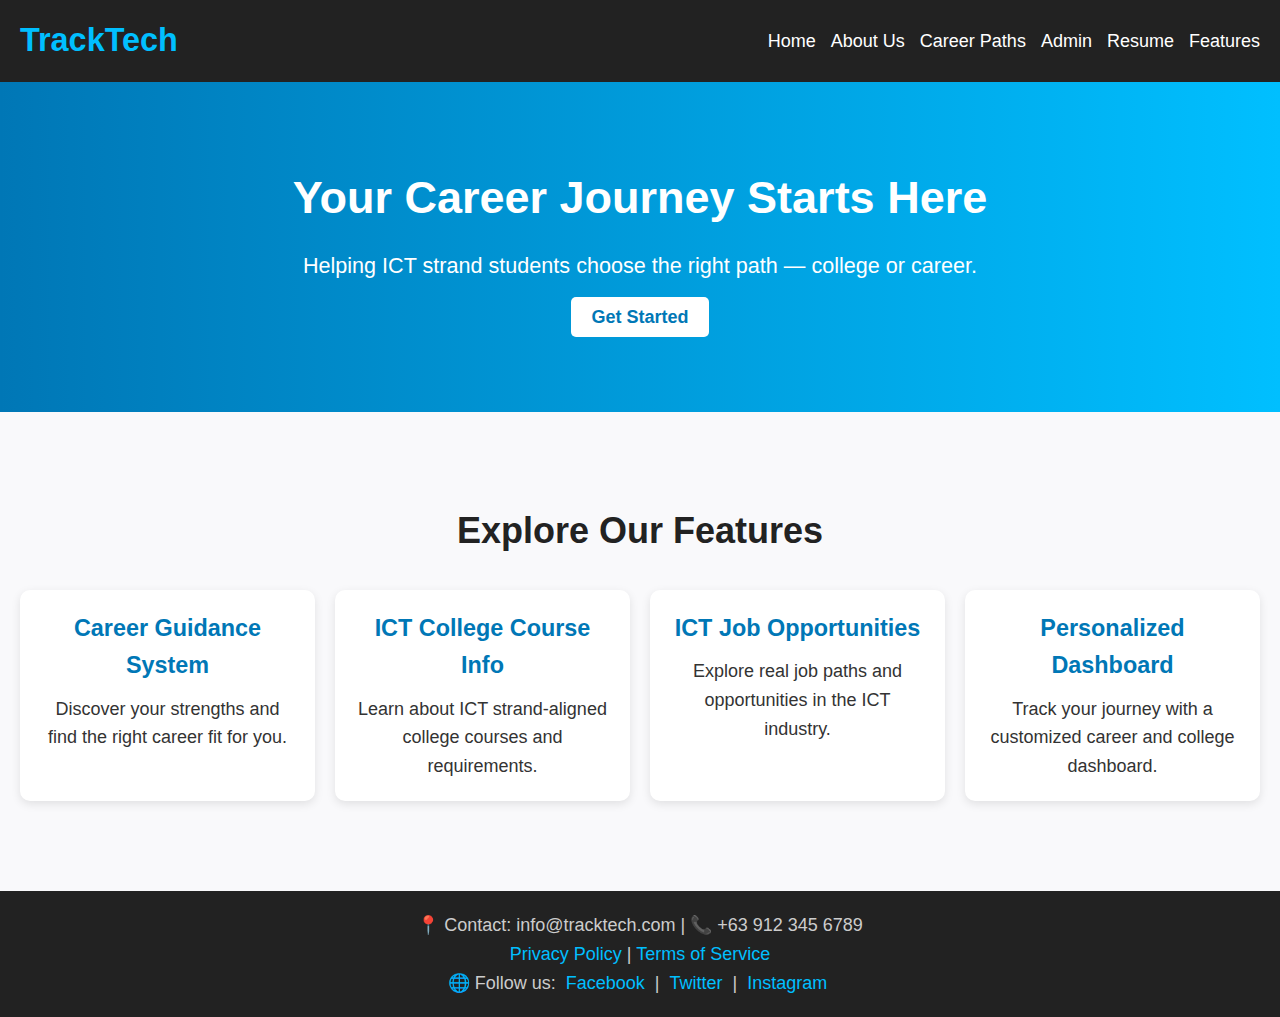
<file: index.html>
<!DOCTYPE html>
<html lang="en">

<head>
    <meta charset="UTF-8">
    <meta name="viewport" content="width=device-width, initial-scale=1.0">
    <title>TrackTech | Home</title>
    <link rel="stylesheet" href="style.css">
</head>

<body>
    <!-- Header / Navbar -->
    <header>
        <div class="logo">TrackTech</div>
        <nav class="nav-links">
            <ul>
                <li><a href="index.html">Home</a></li>
                <li><a href="about.html">About Us</a></li>
                <li><a href="dashboard.html">Career Paths</a></li>
                <li><a href="admin.html">Admin</a></li>
                <li><a href="resume.html">Resume</a></li>
                <li><a href="features.html">Features</a></li>
            </ul>
        </nav>
        <!-- auth buttons removed per request -->
        <button class="menu-toggle">☰</button>
    </header>

    <!-- Hero Section -->
    <section class="hero">
        <div class="hero-content">
            <h1>Your Career Journey Starts Here</h1>
            <p>Helping ICT strand students choose the right path — college or career.</p>
            <div class="cta-buttons">
                <a href="dashboard.html" class="btn primary">Get Started</a>
            </div>
        </div>
    </section>

    <!-- Features Preview -->
    <section class="features">
        <h2>Explore Our Features</h2>
        <div class="feature-grid">
            <div class="feature-card">
                <h3>Career Guidance System</h3>
                <p>Discover your strengths and find the right career fit for you.</p>
            </div>
            <div class="feature-card">
                <h3>ICT College Course Info</h3>
                <p>Learn about ICT strand-aligned college courses and requirements.</p>
            </div>
            <div class="feature-card">
                <h3>ICT Job Opportunities</h3>
                <p>Explore real job paths and opportunities in the ICT industry.</p>
            </div>
            <div class="feature-card">
                <h3>Personalized Dashboard</h3>
                <p>Track your journey with a customized career and college dashboard.</p>
            </div>
        </div>
    </section>

    <!-- Footer -->
    <footer>
        <div class="footer-content">
            <p>📍 Contact: info@tracktech.com | 📞 +63 912 345 6789</p>
            <p>
                <a href="#">Privacy Policy</a> |
                <a href="#">Terms of Service</a>
            </p>
            <p class="socials">
                🌐 Follow us:
                <a href="#">Facebook</a> |
                <a href="#">Twitter</a> |
                <a href="#">Instagram</a>
            </p>
        </div>
    </footer>

    <script src="main.js"></script>
    <script>
        const menuToggle = document.querySelector('.menu-toggle');
        const navLinks = document.querySelector('.nav-links');

        menuToggle.addEventListener('click', () => {
            navLinks.classList.toggle('active');
        });
    </script>
</body>

</html>
</file>
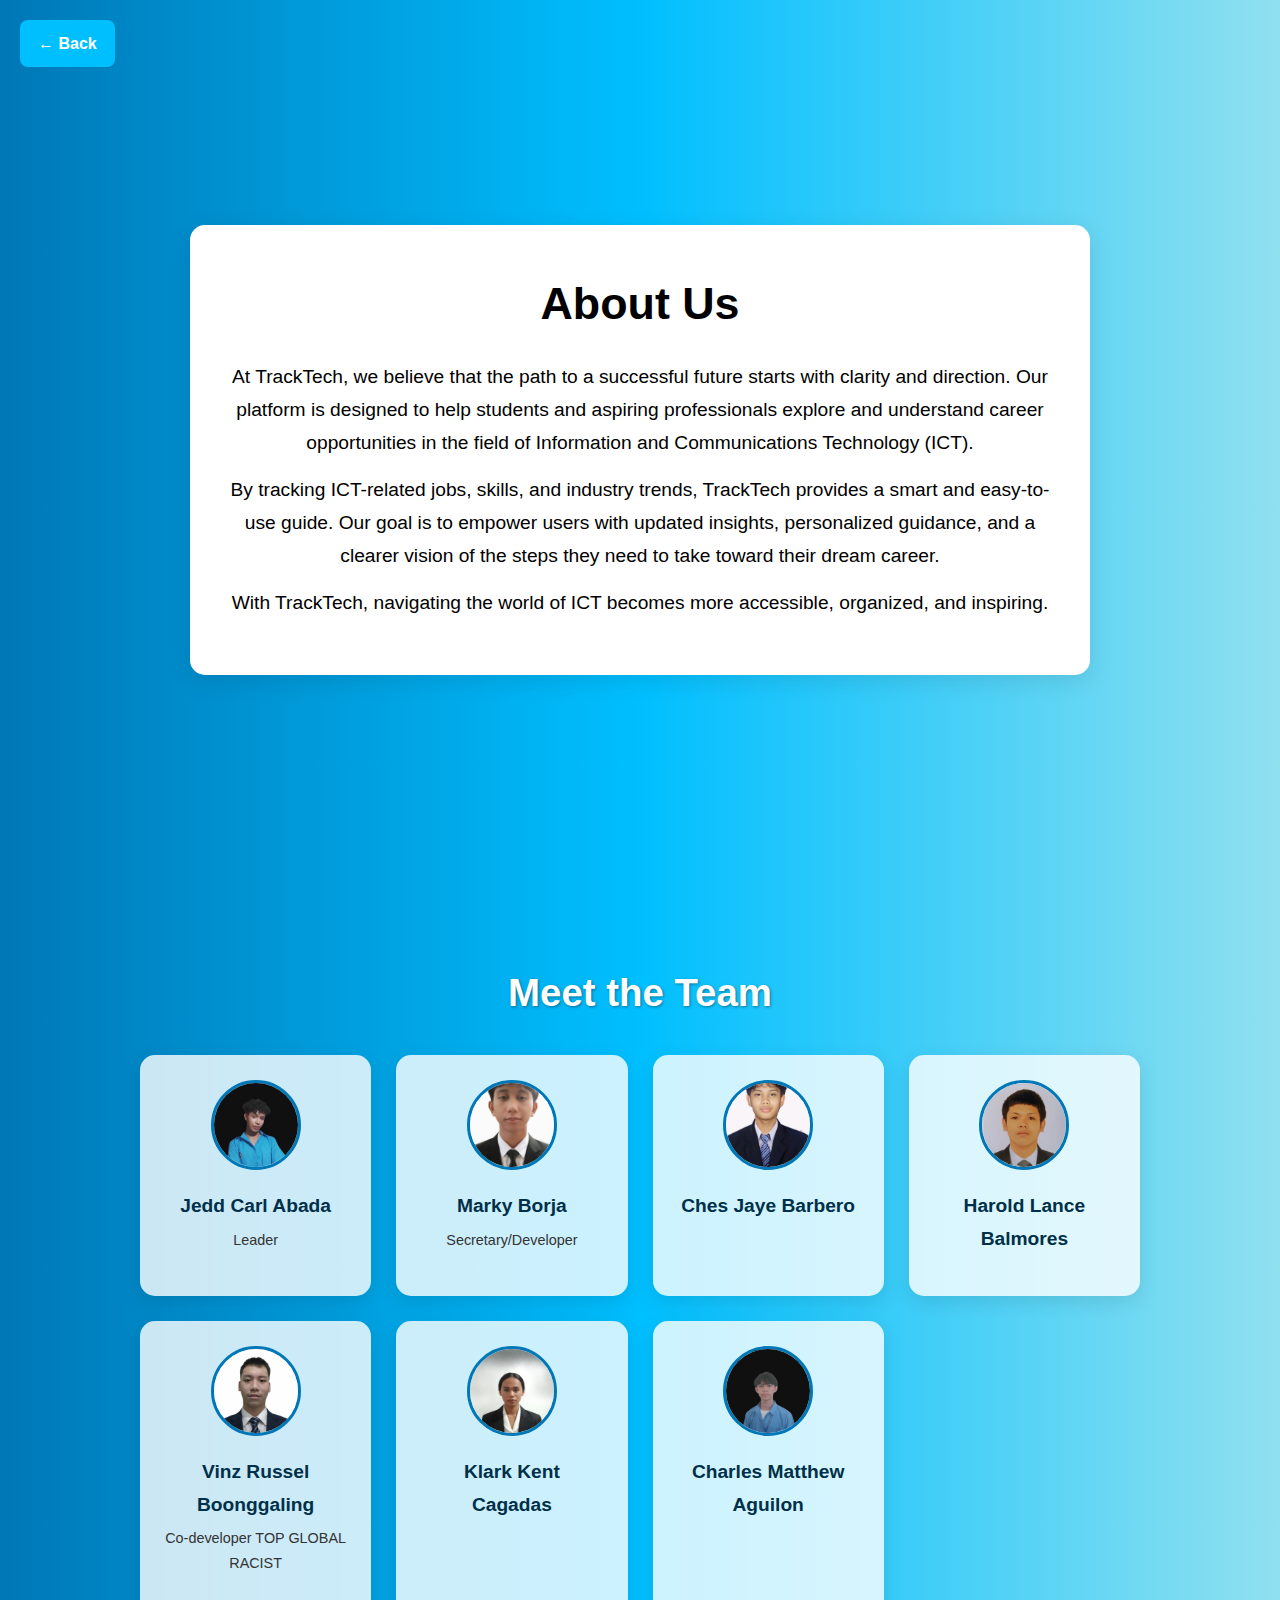
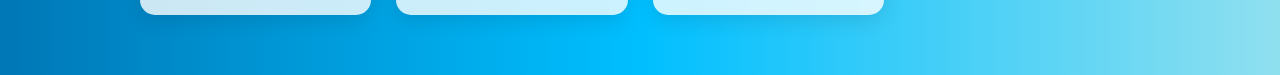
<file: about.html>
<!DOCTYPE html>
<html lang="en">
<head>
    <meta charset="UTF-8">
    <meta name="viewport" content="width=device-width, initial-scale=1.0">
    <title>About Us | TrackTech</title>
    <style>
        /* Reset */
        * {
            margin: 0;
            padding: 0;
            box-sizing: border-box;
        }

        body {
            font-family: 'Montserrat', Arial, sans-serif;
            background: linear-gradient(to right, #0077b6, #00bfff, #90e0ef);
            color: #333;
            line-height: 1.7;
        }

        /* Back Button */
        .back-btn {
            position: absolute;
            top: 20px;
            left: 20px;
            padding: 10px 18px;
            background: #00bfff;
            color: #fff;
            text-decoration: none;
            border-radius: 8px;
            font-weight: bold;
            transition: background 0.3s, transform 0.2s;
            z-index: 10;
        }

        .back-btn:hover {
            background: #0077b6;
            transform: translateY(-2px);
        }

        /* About Section */
        .about-section {
            display: flex;
            justify-content: center;
            align-items: center;
            padding: 60px 20px;
            min-height: 100vh;
        }

        .container {
            max-width: 900px;
            background: #fff;
            color: #000;
            padding: 40px;
            border-radius: 15px;
            box-shadow: 0 6px 25px rgba(0, 0, 0, 0.1);
            text-align: center;
        }

        h1 {
            font-size: 2.8em;
            margin-bottom: 20px;
        }

        p {
            font-size: 1.2em;
            margin-bottom: 15px;
        }

        /* MEET THE TEAM */
        .team-section {
            padding: 60px 20px;
            text-align: center;
        }

        .team-section h2 {
            font-size: 2.4em;
            margin-bottom: 15px;
            color: #fff;
            text-shadow: 1px 1px 3px rgba(0,0,0,0.4);
        }

        .team-container {
            max-width: 1000px;
            margin: auto;
            display: grid;
            grid-template-columns: repeat(auto-fit, minmax(200px, 1fr));
            gap: 25px;
            margin-top: 30px;
        }

        .member-card {
            background: #ffffffcc;
            padding: 25px;
            border-radius: 15px;
            text-align: center;
            box-shadow: 0 6px 20px rgba(0,0,0,0.1);
            transition: .3s ease;
        }

        .member-card:hover {
            transform: translateY(-7px);
            box-shadow: 0 10px 25px rgba(0,0,0,0.15);
        }

        .member-card img {
            width: 90px;
            height: 90px;
            border-radius: 50%;
            object-fit: cover;
            margin-bottom: 12px;
            border: 3px solid #0077b6;
        }

        .member-card h3 {
            font-size: 1.2em;
            margin-bottom: 5px;
            color: #003049;
        }

        .member-card p {
            font-size: 0.9em;
            color: #333;
        }

        /* Responsive */
        @media (max-width: 600px) {
            h1 {
                font-size: 2em;
            }

            .container {
                padding: 25px;
            }

            .back-btn {
                padding: 8px 14px;
                top: 15px;
                left: 15px;
                font-size: 14px;
            }
        }
    </style>
</head>

<body>

    <!-- Back Button -->
    <a href="index.html" class="back-btn">← Back</a>

    <!-- About Section -->
    <section class="about-section">
        <div class="container">
            <h1>About Us</h1>
            <p>
                At TrackTech, we believe that the path to a successful future starts with clarity and direction. 
                Our platform is designed to help students and aspiring professionals explore and understand career opportunities 
                in the field of Information and Communications Technology (ICT).
            </p>
            <p>
                By tracking ICT-related jobs, skills, and industry trends, TrackTech provides a smart and easy-to-use guide. 
                Our goal is to empower users with updated insights, personalized guidance, and a clearer vision of the steps 
                they need to take toward their dream career.
            </p>
            <p>
                With TrackTech, navigating the world of ICT becomes more accessible, organized, and inspiring.
            </p>
        </div>
    </section>

    <!-- Meet the Team Section -->
    <section class="team-section">
        <h2>Meet the Team</h2>

        <div class="team-container">

            <div class="member-card">
                <img src="jedd.png" alt="Member 1">
                <h3>Jedd Carl Abada</h3>
                <p>Leader</p>
            </div>

            <div class="member-card">
                <img src="marky.jpeg" alt="Member 2">
                <h3>Marky Borja</h3>
                <p>Secretary/Developer</p>
            </div>

            <div class="member-card">
                <img src="jay.jpg" alt="Member 3">
                <h3>Ches Jaye Barbero</h3>
            </div>

            <div class="member-card">
                <img src="harold.jpeg" alt="Member 4">
                <h3>Harold Lance Balmores</h3>
                <p></p>
            </div>

            <div class="member-card">
                <img src="vinz.jpeg" alt="Member 5">
                <h3>Vinz Russel Boonggaling</h3>
                <p>Co-developer TOP GLOBAL RACIST</p>
            </div>

            <div class="member-card">
                <img src="klark.jpeg" alt="Member 6">
                <h3>Klark Kent Cagadas</h3>
                <p></p>
            </div>

            <div class="member-card">
                <img src="aguilon.png" alt="Member 7">
                <h3>Charles Matthew Aguilon</h3>
                <p></p>
            </div>

        </div>
    </section>

</body>
</html>
</file>
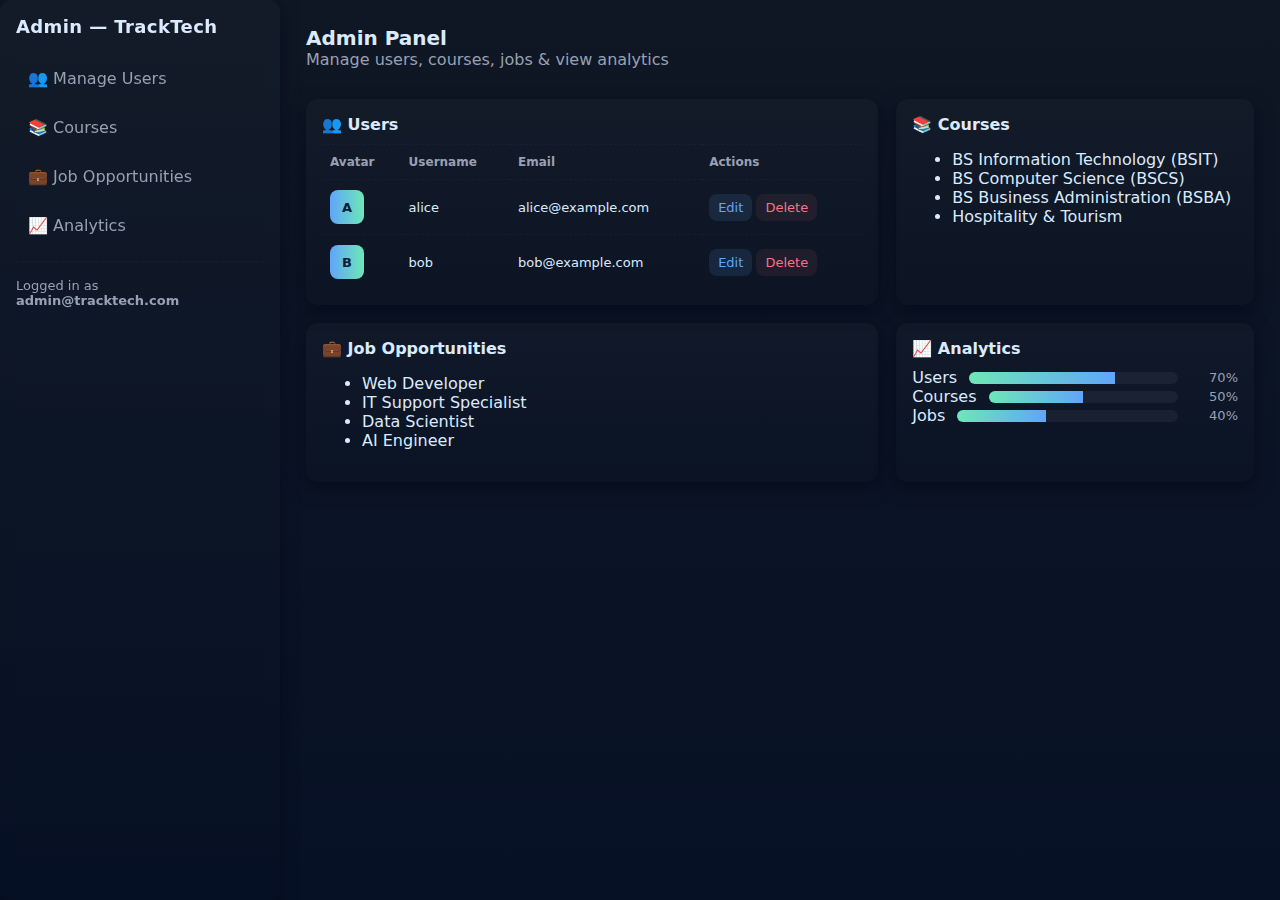
<file: admin.html>
<!DOCTYPE html>
<html lang="en">
<head>
  <meta charset="UTF-8" />
  <meta name="viewport" content="width=device-width, initial-scale=1" />
  <title>Admin Panel — TrackTech</title>
  <style>
    :root{
      --bg:#0f1724; 
      --card:#0b1220; 
      --muted:#98a0b3; 
      --accent:#6ee7b7; 
      --accent-2:#60a5fa; 
      --danger:#fb7185;
      --glass: rgba(255,255,255,0.03);
      --radius:12px;
      font-family: Inter, ui-sans-serif, system-ui, -apple-system, 'Segoe UI', Roboto, 'Helvetica Neue', Arial;
    }

    *{box-sizing:border-box;}
    html, body{height:100%;margin:0;background:linear-gradient(180deg,var(--bg),#071126);color:#dbeafe;}
    .app{display:flex;min-height:100vh;}

    /* SIDEBAR */
    .sidebar{width:280px;padding:28px;background:linear-gradient(180deg, rgba(255,255,255,0.02), rgba(255,255,255,0.01));backdrop-filter:blur(6px);}
    .brand{font-weight:700;font-size:18px;letter-spacing:0.4px;margin-bottom:22px;}
    .nav{display:flex;flex-direction:column;gap:10px;}
    .nav a{display:flex;gap:12px;align-items:center;padding:10px 12px;border-radius:10px;color:var(--muted);text-decoration:none;}
    .nav a:hover{background:var(--glass);color:var(--accent);}

    /* MAIN */
    .main{flex:1;padding:26px;}
    header{display:flex;justify-content:space-between;align-items:center;margin-bottom:18px;}
    .search{display:flex;gap:10px;align-items:center;}
    .search input{background:transparent;border:1px solid rgba(255,255,255,0.04);padding:8px 10px;border-radius:8px;color:inherit;}

    .grid{display:grid;grid-template-columns:1.6fr 1fr;gap:18px;}

    /* CARD */
    .card{background:linear-gradient(180deg, rgba(255,255,255,0.02), rgba(0,0,0,0.03));padding:16px;border-radius:var(--radius);box-shadow:0 6px 18px rgba(2,6,23,0.6);}
    h2{margin:0 0 10px 0;font-size:16px;}
    p.muted{color:var(--muted);margin:0 0 12px 0;}

    /* USERS TABLE */
    table{width:100%;border-collapse:collapse;}
    th, td{padding:10px 8px;text-align:left;font-size:13px;}
    thead th{color:var(--muted);font-weight:600;font-size:12px;}
    tr{border-top:1px dashed rgba(255,255,255,0.03);}
    .avatar{width:34px;height:34px;border-radius:8px;background:linear-gradient(90deg,var(--accent-2),var(--accent));display:inline-flex;align-items:center;justify-content:center;font-weight:700;color:#052036;}
    .btn{display:inline-block;padding:6px 9px;border-radius:8px;font-size:13px;text-decoration:none;}
    .btn.edit{background:rgba(96,165,250,0.12);color:var(--accent-2);}
    .btn.delete{background:rgba(251,113,133,0.08);color:var(--danger);}

    /* FORMS */
    form{display:grid;gap:10px;}
    label{font-size:13px;color:var(--muted);}
    input[type=text], input[type=url], textarea, select{background:transparent;border:1px solid rgba(255,255,255,0.04);padding:10px;border-radius:8px;color:inherit;}
    .row{display:flex;gap:10px;}
    .row .col{flex:1;}
    .actions{display:flex;gap:10px;justify-content:flex-end;}
    .primary{background:linear-gradient(90deg,var(--accent),var(--accent-2));padding:9px 12px;border-radius:10px;color:#042331;text-decoration:none;font-weight:700;}

    /* Analytics small bars */
    .stat{display:flex;align-items:center;gap:12px;}
    .bar{height:12px;border-radius:999px;background:rgba(255,255,255,0.05);flex:1;position:relative;overflow:hidden;}
    .bar > i{position:absolute;left:0;top:0;bottom:0;width:40%;background:linear-gradient(90deg,var(--accent),var(--accent-2));}
    .percent{min-width:48px;text-align:right;color:var(--muted);font-size:13px;}

    /* Responsive */
    @media (max-width:900px){
      .app{flex-direction:column;}
      .sidebar{width:100%;display:flex;flex-wrap:wrap;}
      .grid{grid-template-columns:1fr;}
    }

    /* Tiny CSS-only modal */
    .modal{position:fixed;inset:0;display:flex;align-items:center;justify-content:center;padding:20px;visibility:hidden;opacity:0;pointer-events:none;}
    .modal:target{visibility:visible;opacity:1;pointer-events:auto;}
    .modal .box{width:700px;max-width:100%;background:linear-gradient(180deg,#041427,rgba(255,255,255,0.02));padding:18px;border-radius:12px;}
    .modal header{display:flex;justify-content:space-between;align-items:center;}
    .modal .close{color:var(--muted);text-decoration:none;}
  </style>
</head>
<body>
  <div class="app">
    <!-- Sidebar -->
    <aside class="sidebar card">
      <div class="brand">Admin — TrackTech</div>
      <nav class="nav">
        <a href="#users">👥 Manage Users</a>
        <a href="#courses">📚 Courses</a>
        <a href="#jobs">💼 Job Opportunities</a>
        <a href="#analytics">📈 Analytics</a>
      </nav>
      <hr style="border:none;border-top:1px dashed rgba(255,255,255,0.03);margin:16px 0">
      <div style="font-size:13px;color:var(--muted)">Logged in as <strong id="adminEmail">admin@tracktech.com</strong></div>
    </aside>

    <!-- Main Content -->
    <main class="main">
      <header>
        <div>
          <h1 style="margin:0;font-size:20px">Admin Panel</h1>
          <p class="muted">Manage users, courses, jobs & view analytics</p>
        </div>
      </header>

      <div class="grid">
        <!-- Users Table -->
        <div class="card" id="users">
          <h2>👥 Users</h2>
          <table>
            <thead>
              <tr>
                <th>Avatar</th>
                <th>Username</th>
                <th>Email</th>
                <th>Actions</th>
              </tr>
            </thead>
            <tbody>
              <tr>
                <td><div class="avatar">A</div></td>
                <td>alice</td>
                <td>alice@example.com</td>
                <td>
                  <a href="#" class="btn edit">Edit</a>
                  <a href="#" class="btn delete">Delete</a>
                </td>
              </tr>
              <tr>
                <td><div class="avatar">B</div></td>
                <td>bob</td>
                <td>bob@example.com</td>
                <td>
                  <a href="#" class="btn edit">Edit</a>
                  <a href="#" class="btn delete">Delete</a>
                </td>
              </tr>
            </tbody>
          </table>
        </div>

        <!-- Courses -->
        <div class="card" id="courses">
          <h2>📚 Courses</h2>
          <ul>
            <li>BS Information Technology (BSIT)</li>
            <li>BS Computer Science (BSCS)</li>
            <li>BS Business Administration (BSBA)</li>
            <li>Hospitality & Tourism</li>
          </ul>
        </div>

        <!-- Jobs -->
        <div class="card" id="jobs">
          <h2>💼 Job Opportunities</h2>
          <ul>
            <li>Web Developer</li>
            <li>IT Support Specialist</li>
            <li>Data Scientist</li>
            <li>AI Engineer</li>
          </ul>
        </div>

        <!-- Analytics -->
        <div class="card" id="analytics">
          <h2>📈 Analytics</h2>
          <div class="stat">
            <span>Users</span>
            <div class="bar"><i style="width:70%"></i></div>
            <span class="percent">70%</span>
          </div>
          <div class="stat">
            <span>Courses</span>
            <div class="bar"><i style="width:50%"></i></div>
            <span class="percent">50%</span>
          </div>
          <div class="stat">
            <span>Jobs</span>
            <div class="bar"><i style="width:40%"></i></div>
            <span class="percent">40%</span>
          </div>
        </div>
      </div>
    </main>
  </div>
</body>
</html>
</file>
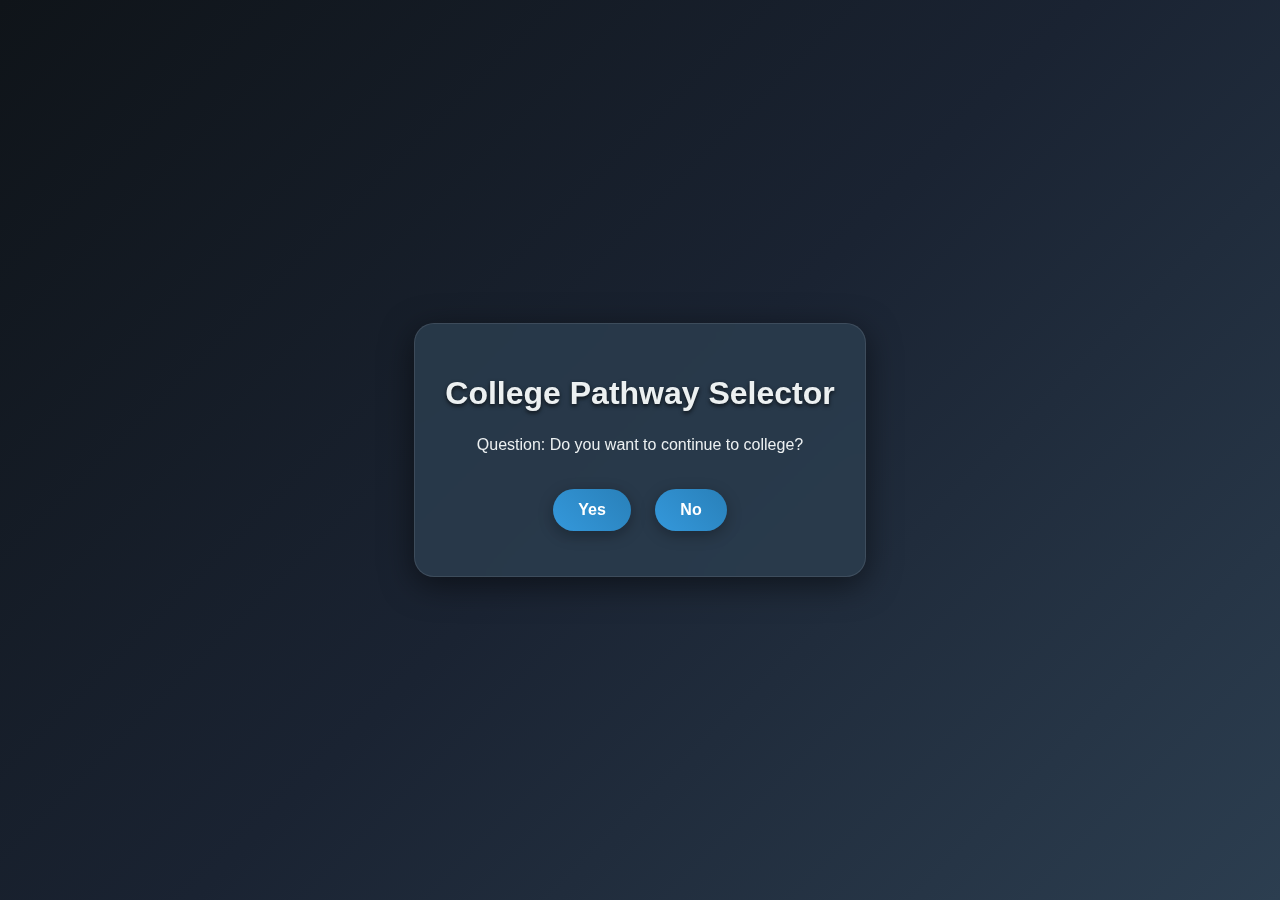
<file: College.html>
<!DOCTYPE html>
<html lang="en">
<head>
    <meta charset="UTF-8">
    <meta name="viewport" content="width=device-width, initial-scale=1.0">
    <title>College Pathway Selector</title>
    <style>
        body {
            font-family: 'Segoe UI', Tahoma, Geneva, Verdana, sans-serif;
            margin: 0;
            padding: 0;
            background: linear-gradient(135deg, #0f1419 0%, #1a2332 50%, #2c3e50 100%);
            color: #ecf0f1;
            min-height: 100vh;
            display: flex;
            justify-content: center;
            align-items: center;
            overflow-x: hidden;
        }
        .container {
            max-width: 900px;
            margin: 20px;
            background: rgba(44, 62, 80, 0.8);
            backdrop-filter: blur(15px);
            padding: 30px;
            border-radius: 20px;
            box-shadow: 0 8px 32px rgba(0, 0, 0, 0.5);
            border: 1px solid rgba(255, 255, 255, 0.1);
            animation: slideIn 1s ease-out;
            transition: transform 0.3s ease;
        }
        .container:hover {
            transform: scale(1.02);
        }
        @keyframes slideIn {
            from { opacity: 0; transform: translateX(-50px); }
            to { opacity: 1; transform: translateX(0); }
        }
        h1, h2 {
            color: #ecf0f1;
            text-align: center;
            margin-bottom: 20px;
            text-shadow: 0 2px 4px rgba(0, 0, 0, 0.7);
            transition: color 0.3s ease;
        }
        h1:hover, h2:hover {
            color: #3498db;
        }
        p {
            line-height: 1.6;
            text-align: center;
            transition: opacity 0.3s ease;
        }
        button {
            padding: 12px 25px;
            margin: 15px 10px;
            background: linear-gradient(45deg, #3498db, #2980b9);
            color: white;
            border: none;
            cursor: pointer;
            border-radius: 25px;
            font-size: 16px;
            font-weight: bold;
            transition: all 0.3s ease;
            box-shadow: 0 4px 15px rgba(0, 0, 0, 0.3);
            animation: pulse 2s infinite;
        }
        button:hover {
            transform: translateY(-5px) scale(1.05);
            box-shadow: 0 6px 20px rgba(52, 152, 219, 0.5);
        }
        @keyframes pulse {
            0% { box-shadow: 0 4px 15px rgba(0, 0, 0, 0.3); }
            50% { box-shadow: 0 4px 25px rgba(52, 152, 219, 0.5); }
            100% { box-shadow: 0 4px 15px rgba(0, 0, 0, 0.3); }
        }
        .hidden {
            display: none;
        }
        .selection-list {
            display: flex;
            flex-wrap: wrap;
            gap: 15px;
            justify-content: center;
            margin: 20px 0;
        }
        .selection-card {
            background: rgba(52, 152, 219, 0.2);
            border: 2px solid transparent;
            border-radius: 15px;
            padding: 15px;
            width: 180px;
            text-align: center;
            cursor: pointer;
            transition: all 0.3s ease;
            box-shadow: 0 4px 10px rgba(0, 0, 0, 0.2);
        }
        .selection-card:hover {
            background: rgba(52, 152, 219, 0.4);
            transform: translateY(-5px);
            box-shadow: 0 6px 20px rgba(52, 152, 219, 0.3);
        }
        .selection-card.selected {
            border-color: #3498db;
            background: rgba(52, 152, 219, 0.6);
        }
        .job-list {
            display: flex;
            flex-wrap: wrap;
            gap: 15px;
            justify-content: center;
        }
        .job-card {
            background: rgba(52, 152, 219, 0.2);
            border-radius: 15px;
            padding: 15px;
            width: 200px;
            text-align: center;
            cursor: pointer;
            transition: all 0.3s ease;
            box-shadow: 0 4px 10px rgba(0, 0, 0, 0.2);
        }
        .job-card:hover {
            background: rgba(52, 152, 219, 0.4);
            transform: translateY(-5px);
            box-shadow: 0 6px 20px rgba(52, 152, 219, 0.3);
        }
        #confirmation {
            text-align: center;
            font-weight: bold;
            color: #3498db;
            animation: bounce 1s ease;
        }
        @keyframes bounce {
            0%, 20%, 50%, 80%, 100% { transform: translateY(0); }
            40% { transform: translateY(-10px); }
            60% { transform: translateY(-5px); }
        }
    </style>
</head>
<body>
    <div class="container">
        <h1>College Pathway Selector</h1>
        <p>Question: Do you want to continue to college?</p>
        <center>
        <button id="yesBtn">Yes</button>
        <button id="noBtn">No</button>
        </center>
        <form id="selectionForm" method="POST" action="/submit" class="hidden">
            <input type="hidden" name="choice" value="yes">
            <input type="hidden" name="strand" id="strandInput">
            <input type="hidden" name="school" id="schoolInput">
            
            <div id="yesSection">
                <h2>Information on the ICT Strand</h2>
                <p>The ICT (Information and Communications Technology) strand prepares you for careers in technology, programming, and digital innovation. It focuses on skills like coding, networking, and software development, leading to roles such as software engineer, IT specialist, or cybersecurity expert.</p>
                
                <h2>Which ICT Sub-Strand Interests You?</h2>
                <p>Click on a sub-strand to select it:</p>
                <div class="selection-list" id="ictSelection">
                    <div class="selection-card" data-strand="Computer Science">Computer Science<br><small>Focuses on algorithms, programming, and theory.</small></div>
                    <div class="selection-card" data-strand="Information Technology">Information Technology<br><small>Emphasizes hardware, software, and networks.</small></div>
                    <div class="selection-card" data-strand="Cybersecurity">Cybersecurity<br><small>Protects systems from digital threats.</small></div>
                    <div class="selection-card" data-strand="Data Science">Data Science<br><small>Analyzes and interprets complex data.</small></div>
                    <div class="selection-card" data-strand="Software Engineering">Software Engineering<br><small>Designs and builds software applications.</small></div>
                </div>
                
                <h2>Where Do You Plan to Study?</h2>
                <p>Click on a school to select it:</p>
                <div class="selection-list" id="schoolSelection">
                    <div class="selection-card" data-school="UP">University of the Philippines Diliman<br><small>Offers strong ICT programs with research opportunities.</small></div>
                    <div class="selection-card" data-school="Ateneo">Ateneo de Manila University<br><small>Known for innovative tech courses and industry partnerships.</small></div>
                    <div class="selection-card" data-school="La Salle">De La Salle University<br><small>Provides cutting-edge ICT training with modern facilities.</small></div>
                    <div class="selection-card" data-school="Mapua">Mapúa University<br><small>Specializes in engineering and ICT with hands-on labs.</small></div>
                </div>
                
                <button type="submit" id="submitBtn">Submit Selection</button>
                <p id="confirmation" class="hidden">Thank you! Your selection has been submitted. Continue your journey!</p>
            </div>
        </form>

        <div id="noSection" class="hidden">
            <h2>Possible Jobs Without a College Degree</h2>
            <p>Not everyone needs a college degree for a successful career. Here are some options you can explore, with brief information:</p>
            <div class="job-list">
                <div class="job-card" onclick="showJobInfo('Call Center Agent: Earn ₱15,000-₱25,000 monthly. Requires basic English skills and training. Companies like Teleperformance hire entry-level staff.')">
                    Call Center Agent<br><small>Earn ₱15,000-₱25,000 monthly</small>
                </div>
                <div class="job-card" onclick="showJobInfo('Construction Worker: Earn ₱10,000-₱20,000 monthly. Needs physical strength and basic training. Jobs available on sites nationwide.')">
                    Construction Worker<br><small>Earn ₱10,000-₱20,000 monthly</small>
                </div>
                <div class="job-card" onclick="showJobInfo('Freelance Online Worker: Earn ₱5,000-₱15,000 monthly. Requires computer skills. Work from home on platforms like Upwork.')">
                    Freelance Online Worker<br><small>Earn ₱5,000-₱15,000 monthly</small>
                </div>
                <div class="job-card" onclick="showJobInfo('Retail Sales Associate: Earn ₱8,000-₱15,000 monthly. Needs customer service skills. Positions in malls or stores like SM or Robinsons.')">
                    Retail Sales Associate<br><small>Earn ₱8,000-₱15,000 monthly</small>
                </div>
                <div class="job-card" onclick="showJobInfo('Driver: Earn ₱10,000-₱20,000 monthly. Requires a license. Easy to start with app-based services.')">
                    Driver (e.g., Grab)<br><small>Earn ₱10,000-₱20,000 monthly</small>
                </div>
            </div>
            <p><strong>Tip:</strong> Enroll in TESDA for free vocational training to boost your skills and job opportunities.</p>
        </div>
    </div>

    <script>
        const yesBtn = document.getElementById('yesBtn');
        const noBtn = document.getElementById('noBtn');
        const yesSection = document.getElementById('yesSection');
        const noSection = document.getElementById('noSection');
        const selectionForm = document.getElementById('selectionForm');
        const submitBtn = document.getElementById('submitBtn');
        const confirmation = document.getElementById('confirmation');
        const ictCards = document.querySelectorAll('#ictSelection .selection-card');
        const schoolCards = document.querySelectorAll('#schoolSelection .selection-card');
        const strandInput = document.getElementById('strandInput');
        const schoolInput = document.getElementById('schoolInput');

        yesBtn.addEventListener('click', () => {
            selectionForm.classList.remove('hidden');
            noSection.classList.add('hidden');
            selectionForm.style.animation = 'slideIn 0.5s ease-out';
        });

        noBtn.addEventListener('click', () => {
            noSection.classList.remove('hidden');
            selectionForm.classList.add('hidden');
            noSection.style.animation = 'slideIn 0.5s ease-out';
        });

        ictCards.forEach(card => {
            card.addEventListener('click', () => {
                ictCards.forEach(c => c.classList.remove('selected'));
                card.classList.add('selected');
                strandInput.value = card.getAttribute('data-strand');
            });
        });

        schoolCards.forEach(card => {
            card.addEventListener('click', () => {
                schoolCards.forEach(c => c.classList.remove('selected'));
                card.classList.add('selected');
                schoolInput.value = card.getAttribute('data-school');
            });
        });

        submitBtn.addEventListener('click', (e) => {
            if (!strandInput.value || !schoolInput.value) {
                e.preventDefault();
                alert('Please select an ICT sub-strand and a school before submitting.');
            } else {
                // For demo, show confirmation; in real backend, form submits
                e.preventDefault();
                confirmation.classList.remove('hidden');
                confirmation.style.animation = 'bounce 1s ease';
            }
        });

        function showJobInfo(info) {
            alert(info);
        }
    </script>
    
</body>
</html>
</file>
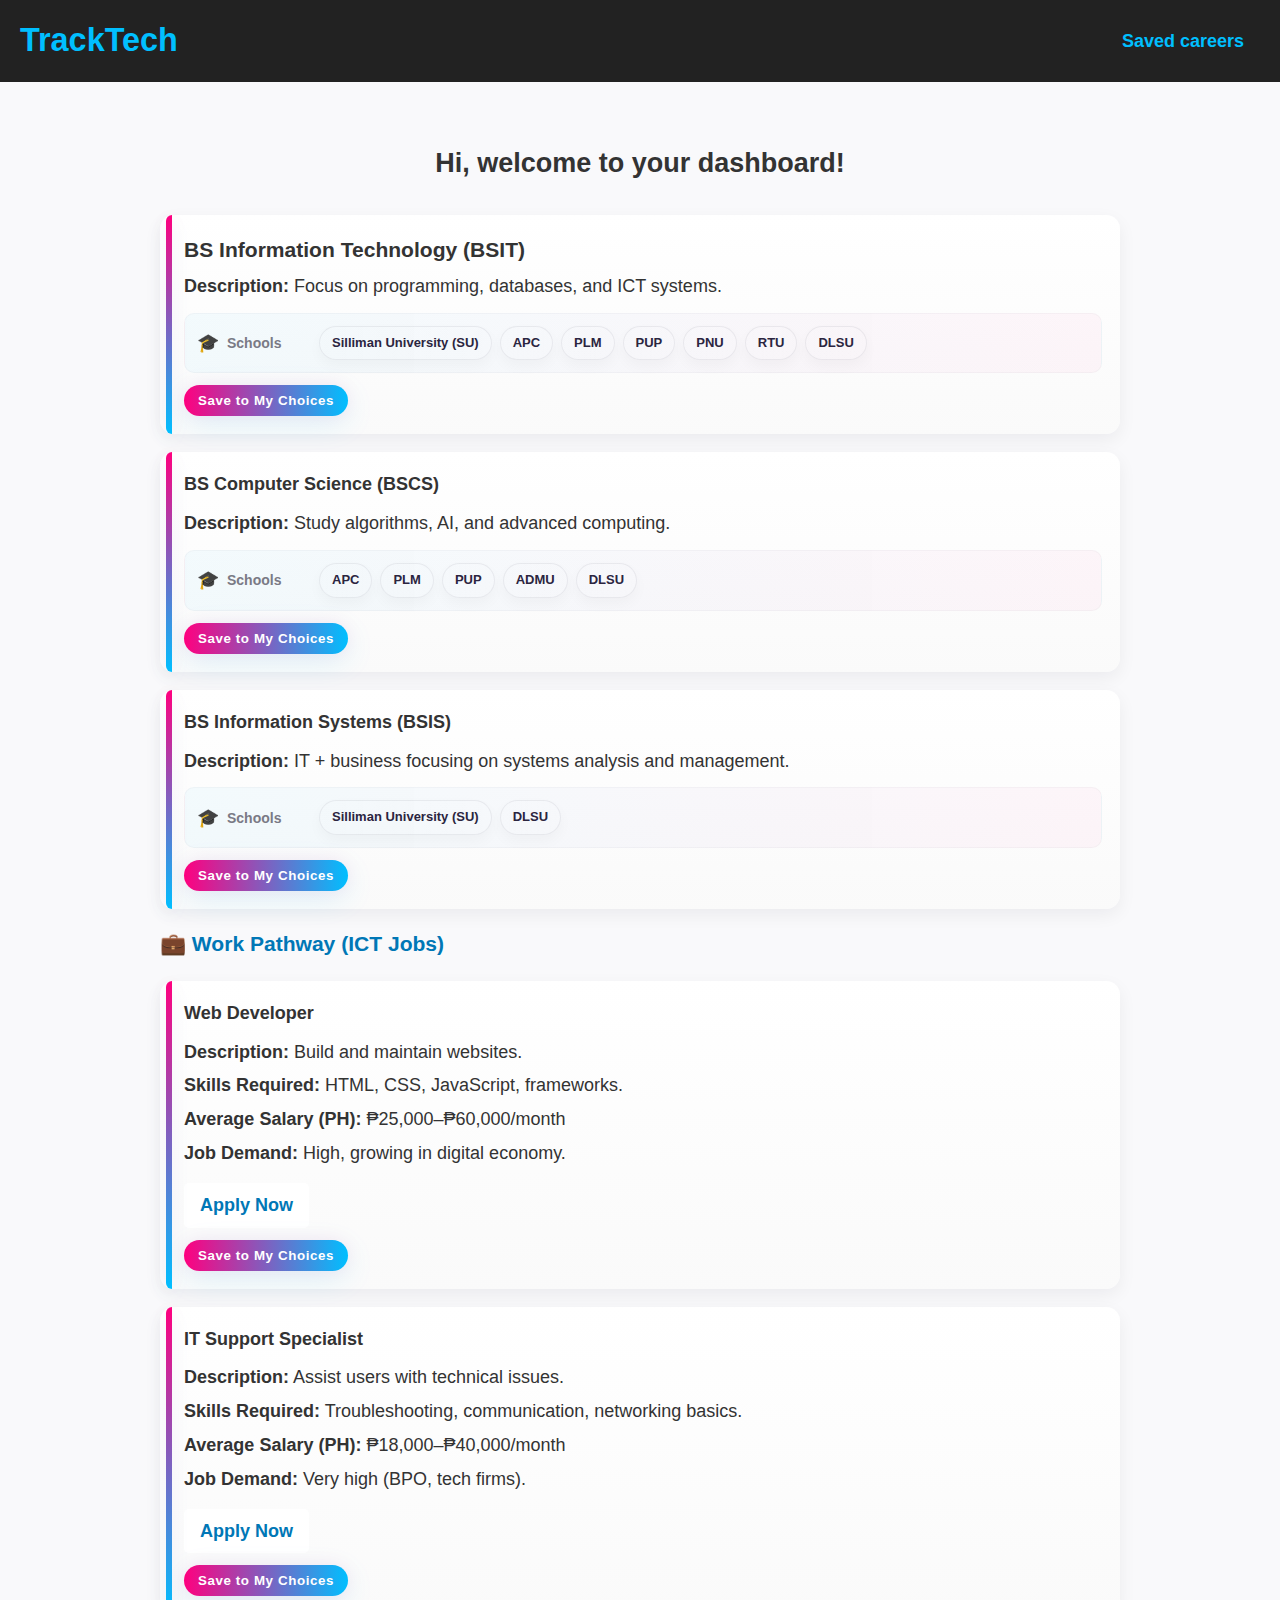
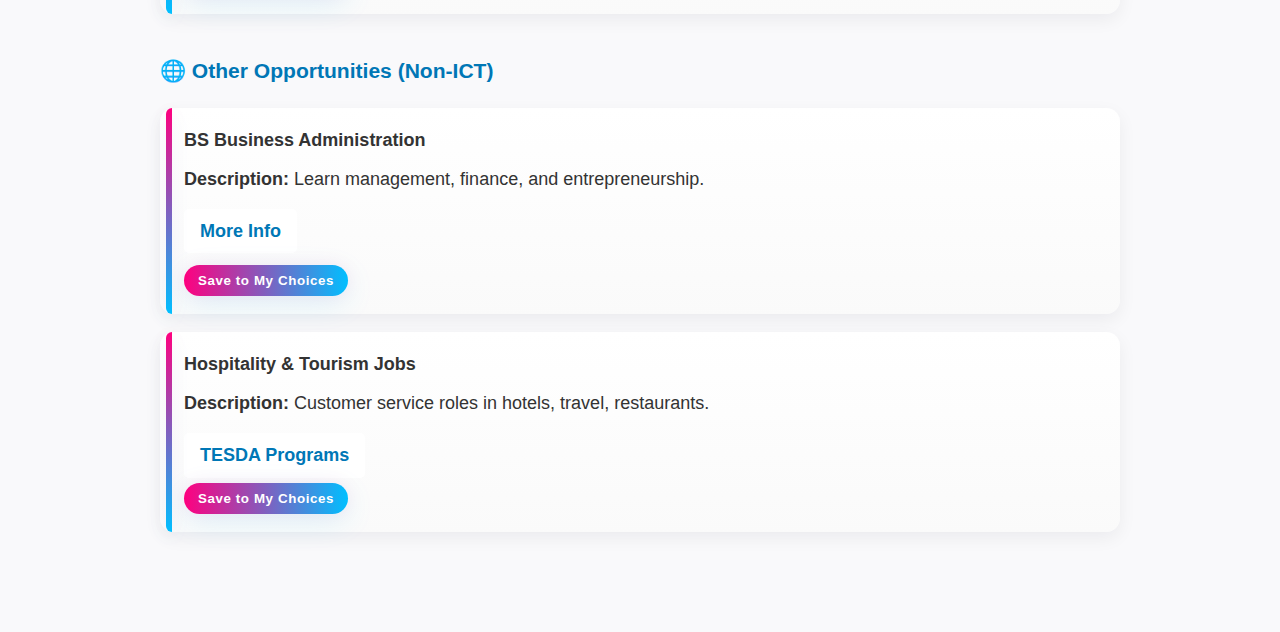
<file: dashboard.html>
<!DOCTYPE html>
<html lang="en">

<head>
  <meta charset="UTF-8">
  <meta name="viewport" content="width=device-width, initial-scale=1.0">
  <title>TrackTech | Dashboard</title>
  <link rel="stylesheet" href="style.css">
</head>

<body>
  <header>
    <div class="logo">TrackTech</div>
    <div id="userGreeting" style="margin-left: auto; color: #fff; font-weight: bold;"></div>
    <a href="profile.html" class="btn profile">Saved careers</a>
    </header>

  <section class="dashboard">
    <h2 id="welcomeMsg">Hi, welcome to your dashboard!</h2>

    <!-- ========================== -->
    <!-- BSIT CARD (UPDATED) -->
    <!-- ========================== -->
    <div class="card">
      <h3 class="card-title">BS Information Technology (BSIT)</h3>
      <p><strong>Description:</strong> Focus on programming, databases, and ICT systems.</p>

      <div class="schools-row">
        <div class="schools-label">
          <span class="school-icon">🎓</span>
          <strong>Schools</strong>
        </div>

        <div class="schools-list">
          <a href="https://su.edu.ph/" class="school-pill">Silliman University (SU)</a>
          <a href="https://www.apc.edu.ph/" class="school-pill">APC</a>
          <a href="https://plm.edu.ph/" class="school-pill">PLM</a>
          <a href="https://www.pup.edu.ph/ccis/bsit" class="school-pill">PUP</a>
          <a href="https://www.pnu.edu.ph/" class="school-pill">PNU</a>
          <a href="https://www.rtu.edu.ph/" class="school-pill">RTU</a>
          <a href="https://www.dlsu.edu.ph/" class="school-pill">DLSU</a>
        </div>
      </div>

      <div class="card-actions">
        <button class="save-btn" type="button" id="save-Btn">Save to My Choices</button>
      </div>
    </div>

    <!-- ========================== -->
    <!-- BSCS CARD (UPDATED) -->
    <!-- ========================== -->
    <div class="card">
      <h4>BS Computer Science (BSCS)</h4>
      <p><b>Description:</b> Study algorithms, AI, and advanced computing.</p>

      <div class="schools-row">
        <div class="schools-label">
          <span class="school-icon">🎓</span>
          <strong>Schools</strong>
        </div>

        <div class="schools-list">
          <a href="https://www.apc.edu.ph/" class="school-pill">APC</a>
          <a href="https://plm.edu.ph/" class="school-pill">PLM</a>
          <a href="https://www.pup.edu.ph/ccis/bsit" class="school-pill">PUP</a>
          <a href="https://www.ateneo.edu/" class="school-pill">ADMU</a>
          <a href="https://www.dlsu.edu.ph/" class="school-pill">DLSU</a>
        </div>
      </div>

      <div class="card-actions">
        <button class="save-btn" type="button" id="save-Btn">Save to My Choices</button>
      </div>
    </div>

    <!-- ========================== -->
    <!-- BSIS CARD (NEW + UPDATED) -->
    <!-- ========================== -->
    <div class="card">
      <h4>BS Information Systems (BSIS)</h4>
      <p><b>Description:</b> IT + business focusing on systems analysis and management.</p>

      <div class="schools-row">
        <div class="schools-label">
          <span class="school-icon">🎓</span>
          <strong>Schools</strong>
        </div>

        <div class="schools-list">
          <a href="https://su.edu.ph/" class="school-pill">Silliman University (SU)</a>
          <a href="https://www.dlsu.edu.ph/" class="school-pill">DLSU</a>
        </div>
      </div>

      <div class="card-actions">
        <button class="save-btn" type="button">Save to My Choices</button>
      </div>
    </div>

    <!-- ========================== -->
    <!-- WORK PATHWAY -->
    <!-- ========================== -->
    <div class="dashboard-section">
      <h3>💼 Work Pathway (ICT Jobs)</h3>

      <div class="card">
        <h4>Web Developer</h4>
        <p><b>Description:</b> Build and maintain websites.</p>
        <p><b>Skills Required:</b> HTML, CSS, JavaScript, frameworks.</p>
        <p><b>Average Salary (PH):</b> ₱25,000–₱60,000/month</p>
        <p><b>Job Demand:</b> High, growing in digital economy.</p>
        <a href="https://www.jobstreet.com.ph/" target="_blank" class="btn primary">Apply Now</a>
        <div class="card-actions">
          <button class="save-btn" data-item="Web Developer">Save to My Choices</button>
        </div>
      </div>

      <div class="card">
        <h4>IT Support Specialist</h4>
        <p><b>Description:</b> Assist users with technical issues.</p>
        <p><b>Skills Required:</b> Troubleshooting, communication, networking basics.</p>
        <p><b>Average Salary (PH):</b> ₱18,000–₱40,000/month</p>
        <p><b>Job Demand:</b> Very high (BPO, tech firms).</p>
        <a href="https://ph.indeed.com/" target="_blank" class="btn primary">Apply Now</a>
        <div class="card-actions">
          <button class="save-btn" type="button">Save to My Choices</button>
        </div>
      </div>
    </div>

    <!-- ========================== -->
    <!-- NON-ICT PATHWAY -->
    <!-- ========================== -->
    <div class="dashboard-section">
      <h3>🌐 Other Opportunities (Non-ICT)</h3>

      <div class="card">
        <h4>BS Business Administration</h4>
        <p><b>Description:</b> Learn management, finance, and entrepreneurship.</p>
        <a href="https://ched.gov.ph/" target="_blank" class="btn primary">More Info</a>
        <div class="card-actions">
          <button class="save-btn" data-item="BSBA">Save to My Choices</button>
        </div>
      </div>

      <div class="card">
        <h4>Hospitality & Tourism Jobs</h4>
        <p><b>Description:</b> Customer service roles in hotels, travel, restaurants.</p>
        <p><a href="https://tesda.gov.ph/" target="_blank" class="btn primary">TESDA Programs</a></p>
        <button class="save-btn" data-item="Hospitality & Tourism">Save to My Choices</button>
      </div>
    </div>
  </section>

  <script>
    // Show username if logged in
    const userGreeting = document.getElementById('userGreeting');
    const loggedIn = localStorage.getItem('loggedIn');
    const currentUser = localStorage.getItem('currentUser');

    if (loggedIn && currentUser) {
      userGreeting.textContent = `Hello, ${currentUser}!`;
    } else {
      // No forced login anymore — allow guest access. Leave greeting blank.
      userGreeting.textContent = '';
    }

    window.scrollTo({ top: 0, behavior: 'smooth' });

    // --- Save card functionality ---
    (function () {
      const loggedIn = localStorage.getItem('loggedIn');
      const currentUser = localStorage.getItem('currentUser');
      // Use per-user key when logged in, otherwise use a global key for guests
      const savedKey = currentUser ? `savedChoices_${currentUser}` : 'savedChoices';

      function loadSaved() {
        try { return JSON.parse(localStorage.getItem(savedKey) || '[]'); }
        catch (e) { return []; }
      }

      function storeSaved(arr) {
        localStorage.setItem(savedKey, JSON.stringify(arr));
      }

      function isSaved(id) {
        return loadSaved().some(i => i.id === id);
      }

      function saveItem(item) {
        const arr = loadSaved();
        if (!arr.some(i => i.id === item.id)) {
          arr.push(item);
          storeSaved(arr);
        }
      }

      // Attach handlers to all save buttons inside cards
      const cards = document.querySelectorAll('.card');
      cards.forEach((card, idx) => {
        const btn = card.querySelector('.save-btn');
        if (!btn) return;

        // Determine a stable id for the card
        const titleEl = card.querySelector('h3, h4');
        const descEl = card.querySelector('p');
        const dataItem = btn.dataset.item;
        const id = dataItem || (titleEl ? titleEl.textContent.trim() : `card_${idx}`);

        const item = {
          id: id,
          title: titleEl ? titleEl.textContent.trim() : id,
          description: descEl ? descEl.textContent.trim() : '',
          // optionally capture a link if present
          url: (card.querySelector('a') && card.querySelector('a').href) || null
        };

        // Initialize button state
        if (isSaved(item.id)) {
          btn.textContent = 'Saved';
          btn.disabled = true;
        }

        btn.addEventListener('click', () => {
          saveItem(item);
          btn.textContent = 'Saved';
          btn.disabled = true;
        });
      });
    })();
  </script>
</body>

</html>
</file>
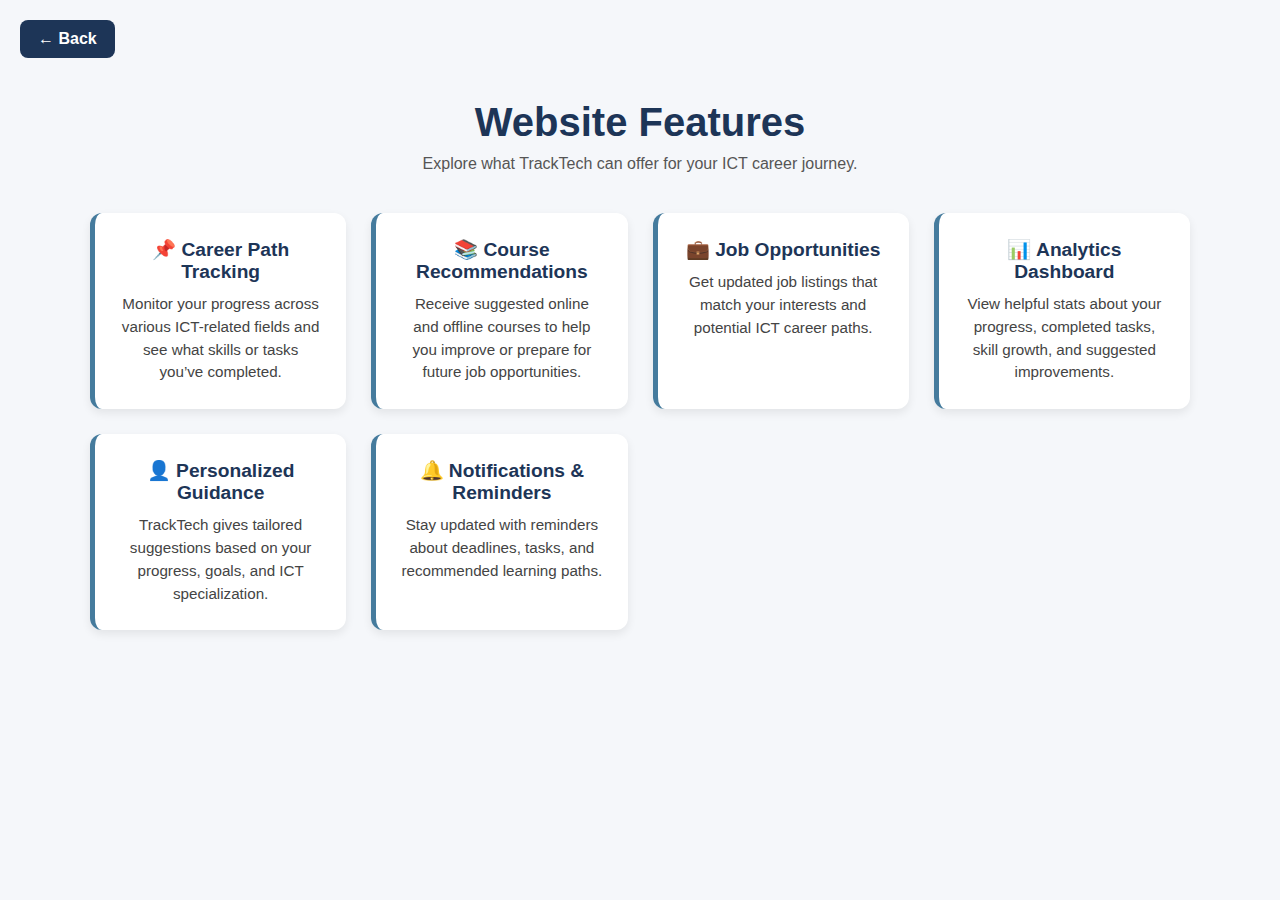
<file: features.html>
<!DOCTYPE html>
<html lang="en">
<head>
  <meta charset="UTF-8">
  <meta name="viewport" content="width=device-width, initial-scale=1.0">
  <title>TrackTech | Features</title>

  <style>
    * {
      margin: 0;
      padding: 0;
      box-sizing: border-box;
      font-family: Arial, sans-serif;
    }

    body {
      background: #f5f7fa;
      color: #333;
      padding: 40px 20px;
      position: relative;
    }

    /* Back Button Style */
    .back-btn {
      position: absolute;
      top: 20px;
      left: 20px;
      padding: 10px 18px;
      background: #1d3557;
      color: #fff;
      text-decoration: none;
      border-radius: 8px;
      font-weight: bold;
      transition: background 0.3s, transform 0.2s;
      z-index: 10;
    }

    .back-btn:hover {
      background: #457b9d;
      transform: translateY(-2px);
    }

    .features-section {
      max-width: 1100px;
      margin: auto;
      text-align: center;
      margin-top: 60px;
    }

    .features-section h1 {
      font-size: 2.5rem;
      margin-bottom: 10px;
      color: #1d3557;
    }

    .features-section p.subtitle {
      font-size: 1rem;
      margin-bottom: 40px;
      color: #555;
    }

    .features-container {
      display: grid;
      grid-template-columns: repeat(auto-fit, minmax(250px, 1fr));
      gap: 25px;
    }

    .feature-card {
      background: #fff;
      padding: 25px;
      border-radius: 12px;
      box-shadow: 0 4px 10px rgba(0,0,0,0.08);
      transition: .3s ease;
      border-left: 5px solid #457b9d;
    }

    .feature-card:hover {
      transform: translateY(-5px);
      box-shadow: 0 6px 15px rgba(0,0,0,0.15);
    }

    .feature-card h3 {
      margin-bottom: 10px;
      font-size: 1.2rem;
      color: #1d3557;
    }

    .feature-card p {
      font-size: .95rem;
      color: #444;
      line-height: 1.5;
    }
  </style>
</head>

<body>

  <!-- Back Button -->
  <a href="index.html" class="back-btn">← Back</a>

  <section class="features-section">
    <h1>Website Features</h1>
    <p class="subtitle">Explore what TrackTech can offer for your ICT career journey.</p>

    <div class="features-container">

      <div class="feature-card">
        <h3>📌 Career Path Tracking</h3>
        <p>Monitor your progress across various ICT-related fields and see what skills or tasks you’ve completed.</p>
      </div>

      <div class="feature-card">
        <h3>📚 Course Recommendations</h3>
        <p>Receive suggested online and offline courses to help you improve or prepare for future job opportunities.</p>
      </div>

      <div class="feature-card">
        <h3>💼 Job Opportunities</h3>
        <p>Get updated job listings that match your interests and potential ICT career paths.</p>
      </div>

      <div class="feature-card">
        <h3>📊 Analytics Dashboard</h3>
        <p>View helpful stats about your progress, completed tasks, skill growth, and suggested improvements.</p>
      </div>

      <div class="feature-card">
        <h3>👤 Personalized Guidance</h3>
        <p>TrackTech gives tailored suggestions based on your progress, goals, and ICT specialization.</p>
      </div>

      <div class="feature-card">
        <h3>🔔 Notifications & Reminders</h3>
        <p>Stay updated with reminders about deadlines, tasks, and recommended learning paths.</p>
      </div>

    </div>
  </section>

</body>
</html>
</file>
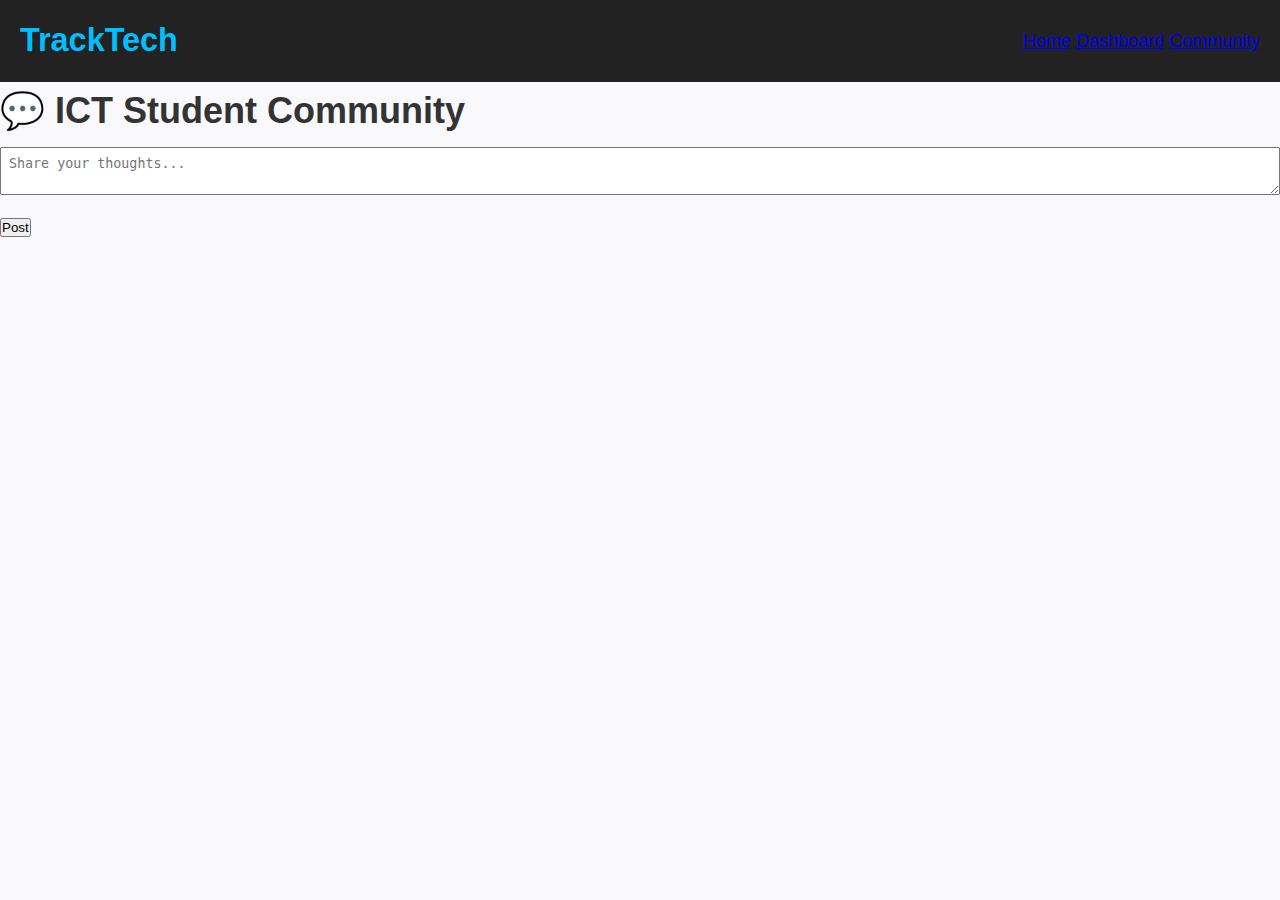
<file: forum.html>
<!DOCTYPE html>
<html lang="en">
<head>
  <meta charset="UTF-8">
  <title>TrackTech Forum</title>
  <link rel="stylesheet" href="style.css">
</head>
<body>
  <header class="navbar">
    <div class="logo">TrackTech</div>
    <nav>
      <a href="index.html">Home</a>
      <a href="dashboard.html">Dashboard</a>
      <a href="forum.html" class="active">Community</a>
    </nav>
  </header>

  <main class="container">
    <h1>💬 ICT Student Community</h1>
    <form id="forumForm">
      <textarea id="forumPost" placeholder="Share your thoughts..." required></textarea>
      <button type="submit">Post</button>
    </form>

    <div id="forumPosts"></div>
  </main>

  <script src="/main.js"></script>
</body>
</html>
</file>
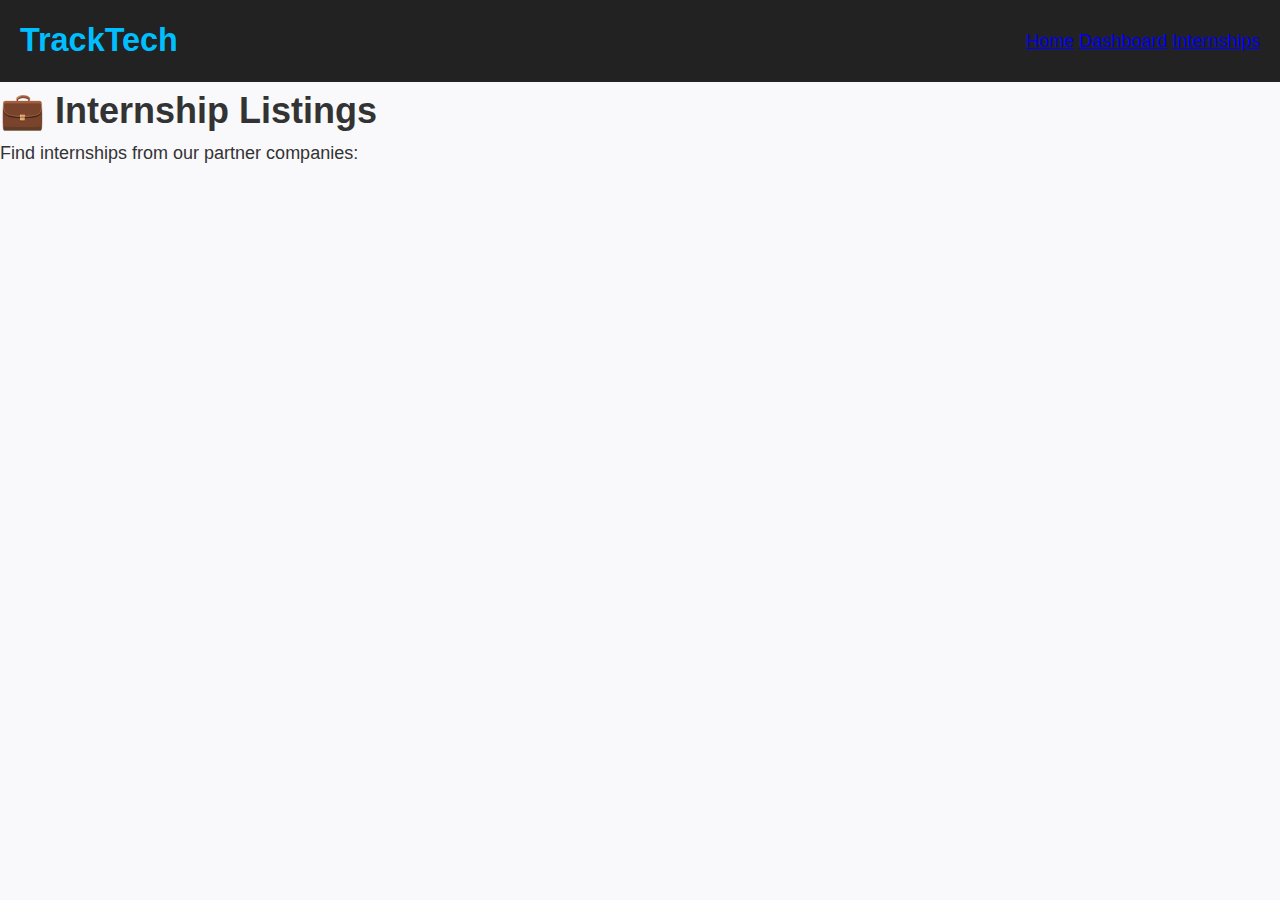
<file: interships.html>
<!DOCTYPE html>
<html lang="en">
<head>
  <meta charset="UTF-8">
  <title>TrackTech Internships</title>
  <link rel="stylesheet" href="style.css">
</head>
<body>
  <header class="navbar">
    <div class="logo">TrackTech</div>
    <nav>
      <a href="index.html">Home</a>
      <a href="dashboard.html">Dashboard</a>
      <a href="interships.html" class="active">Internships</a>
    </nav>
  </header>

  <main class="container">
    <h1>💼 Internship Listings</h1>
    <p>Find internships from our partner companies:</p>

    <ul id="internshipList"></ul>
  </main>

  <script src="main.js"></script>
</body>
</html>
</file>
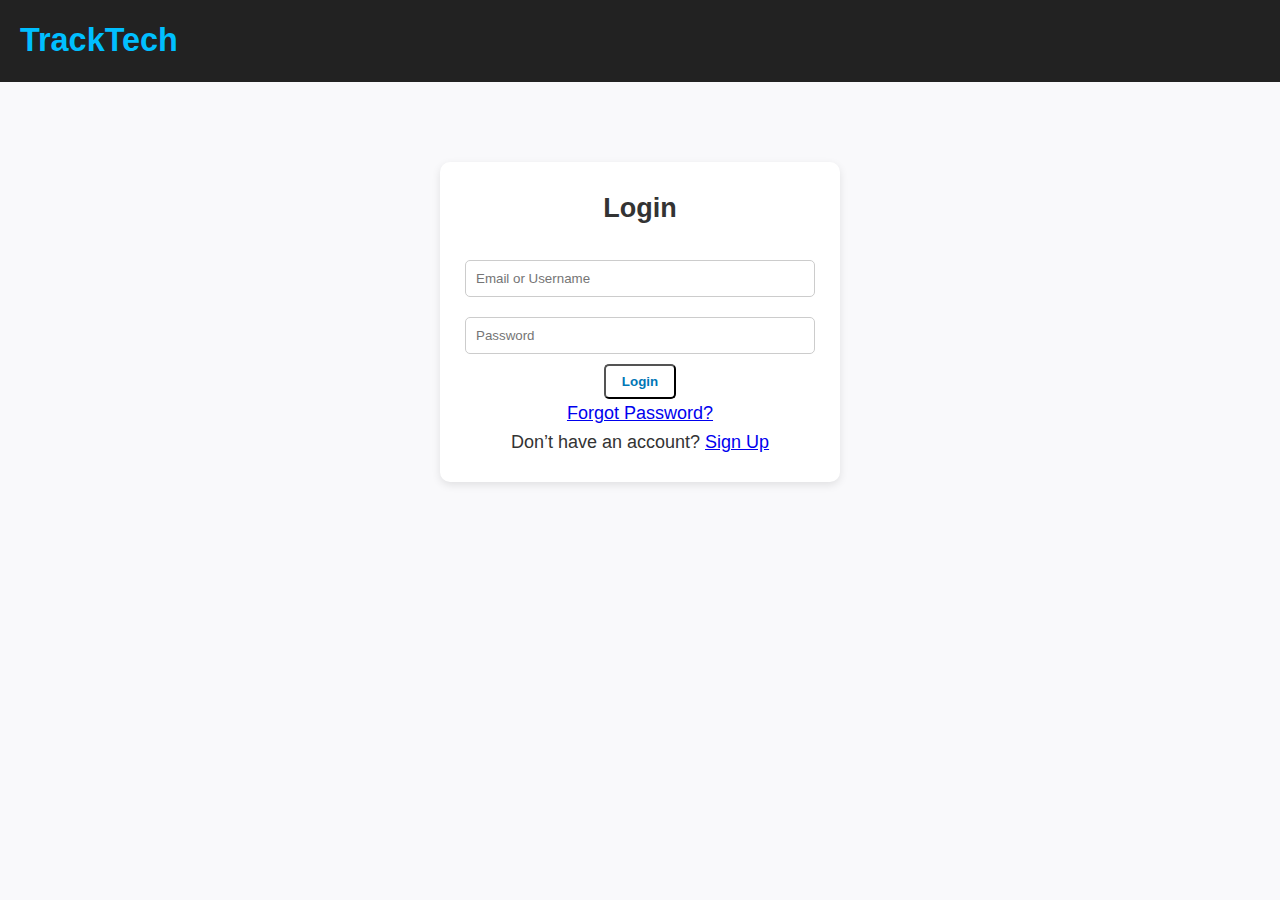
<file: login.html>
<!DOCTYPE html>
<html lang="en">
<head>
  <meta charset="UTF-8">
  <meta name="viewport" content="width=device-width, initial-scale=1.0">
  <title>TrackTech | Login</title>
  <link rel="stylesheet" href="style.css">
</head>
<body>
  <header>
    <div class="logo">TrackTech</div>
  </header>

  <section class="form-section">
    <h2>Login</h2>
    <form id="loginForm">
      <input type="text" id="loginUser" placeholder="Email or Username" required>
      <input type="password" id="loginPass" placeholder="Password" required>
      <button type="submit" class="btn primary">Login</button>
    </form>
    <a href="#">Forgot Password?</a>
    <p>Don’t have an account? <a href="signup.html">Sign Up</a></p>
  </section>

  <script>
    const loginForm = document.getElementById('loginForm');

    loginForm.addEventListener('submit', function(e){
      e.preventDefault();

      const loginUser = document.getElementById('loginUser').value;
      const loginPass = document.getElementById('loginPass').value;

      const storedUser = JSON.parse(localStorage.getItem('user'));

      if(storedUser && (loginUser === storedUser.username || loginUser === storedUser.email) && loginPass === storedUser.password){
        // Successful login
        localStorage.setItem('loggedIn', 'true');
        localStorage.setItem('currentUser', storedUser.username);

        alert("Login successful!");

        // Scroll to top
        window.scrollTo({ top: 0, behavior: 'smooth' });

        // Redirect to dashboard
        window.location.href = "dashboard.html";
      } else {
        alert("Invalid credentials!");
      }
    });
  </script>
</body>
</html>
</file>
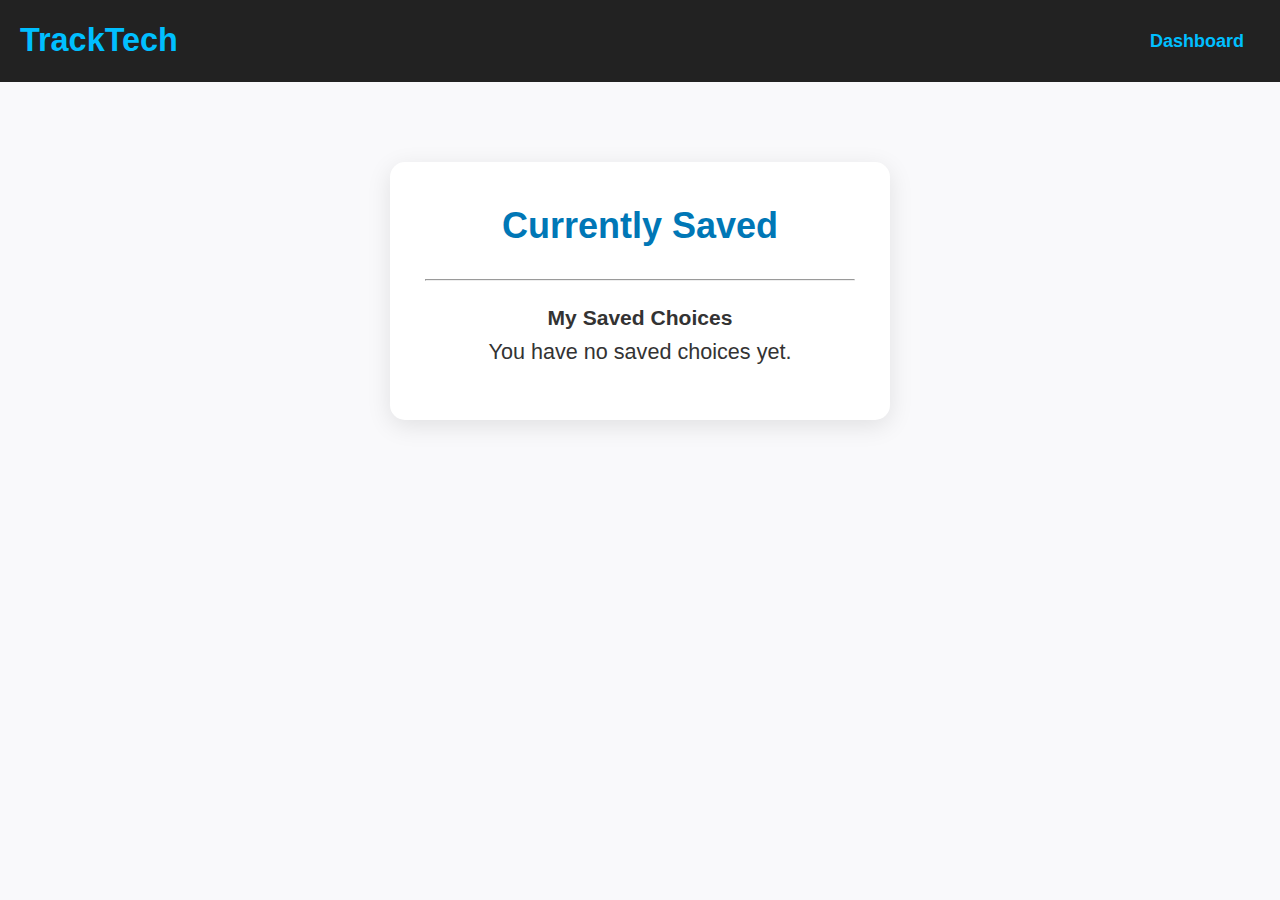
<file: profile.html>
<!DOCTYPE html>
<html lang="en">

<head>
  <meta charset="UTF-8">
  <meta name="viewport" content="width=device-width, initial-scale=1.0">
  <title>TrackTech | My Profile</title>
  <link rel="stylesheet" href="style.css">
  <style>
    /* Profile page specific styling */
    .profile-section {
      max-width: 500px;
      margin: 80px auto;
      background: #fff;
      padding: 35px;
      border-radius: 15px;
      box-shadow: 0 6px 25px rgba(0, 0, 0, 0.1);
      text-align: center;
    }

    .profile-section h2 {
      font-size: 2em;
      margin-bottom: 25px;
      color: #0077b6;

    }

    .profile-section p {
      font-size: 1.2em;
      margin-bottom: 15px;
      color: #333;
    }

    .btn.logout {
      margin-top: 20px;
      background: red;
      color: #fff;
      padding: 10px 18px;
      border: none;
      border-radius: 8px;
      font-weight: bold;
      cursor: pointer;
      transition: background 0.3s, transform 0.2s;
    }

    .btn.logout:hover {
      background: darkred;
      transform: translateY(-2px);
    }

    @media (max-width: 600px) {
      .profile-section {
        margin: 50px 15px;
        padding: 25px;
      }

      .profile-section h2 {
        font-size: 1.6em;
      }

      .profile-section p {
        font-size: 1em;
      }
    }
  </style>
</head>

<body>
  <header>
    <div class="logo">TrackTech</div>
    <a href="dashboard.html" class="btn profile">Dashboard</a>
  </header>

  <section class="profile-section">
    <h2>My Profile</h2>
    <div id="savedListHeader" style="margin-bottom:12px;">
      <!-- Username/email removed per request; saved items shown below -->
    </div>
    <hr style="margin:20px 0;">
    <div id="savedList">
      <!-- Saved choices will be rendered here -->
    </div>
  </section>

  <script>
    // Check if user is logged in
    const loggedIn = localStorage.getItem('loggedIn');
    const currentUser = localStorage.getItem('currentUser');

    if (loggedIn && currentUser) {
      // If desired, we can still show a small label, but per request we hide username/email.
      const h = document.querySelector('.profile-section h2');
      if (h) h.textContent = 'My Saved Choices';
    } else {
      // Guest view
      const h = document.querySelector('.profile-section h2');
      if (h) h.textContent = 'Currently Saved';
    }

    // Render saved choices for this user or guest
    (function () {
      const loggedIn = localStorage.getItem('loggedIn');
      const currentUser = localStorage.getItem('currentUser');
      // Use per-user key when logged in, otherwise use a global key for guests
      const savedKey = currentUser ? `savedChoices_${currentUser}` : 'savedChoices';

      function loadSaved() {
        try { return JSON.parse(localStorage.getItem(savedKey) || '[]'); }
        catch (e) { return []; }
      }

      function storeSaved(arr) {
        localStorage.setItem(savedKey, JSON.stringify(arr));
      }

      function removeSaved(id) {
        const arr = loadSaved().filter(i => i.id !== id);
        storeSaved(arr);
        render();
      }

      function render() {
        const container = document.getElementById('savedList');
        const arr = loadSaved();
        container.innerHTML = '';
        const heading = document.createElement('h3');
        heading.textContent = 'My Saved Choices';
        container.appendChild(heading);

        if (arr.length === 0) {
          const p = document.createElement('p');
          p.textContent = 'You have no saved choices yet.';
          container.appendChild(p);
          return;
        }

        arr.forEach(item => {
          const card = document.createElement('div');
          card.className = 'card';
          const t = document.createElement('h4');
          t.textContent = item.title || item.id;
          const d = document.createElement('p');
          d.textContent = item.description || '';
          card.appendChild(t);
          card.appendChild(d);

          if (item.url) {
            const a = document.createElement('a');
            a.href = item.url;
            a.target = '_blank';
            a.className = 'btn primary';
            a.textContent = 'More Info';
            card.appendChild(a);
          }

          const actions = document.createElement('div');
          actions.className = 'card-actions';
          const removeBtn = document.createElement('button');
          removeBtn.className = 'save-btn';
          removeBtn.textContent = 'Remove';
          removeBtn.addEventListener('click', () => removeSaved(item.id));
          actions.appendChild(removeBtn);
          card.appendChild(actions);

          container.appendChild(card);
        });
      }

      render();
    })();

    // Logout function (for both buttons)
  </script>
</body>

</html>
</file>
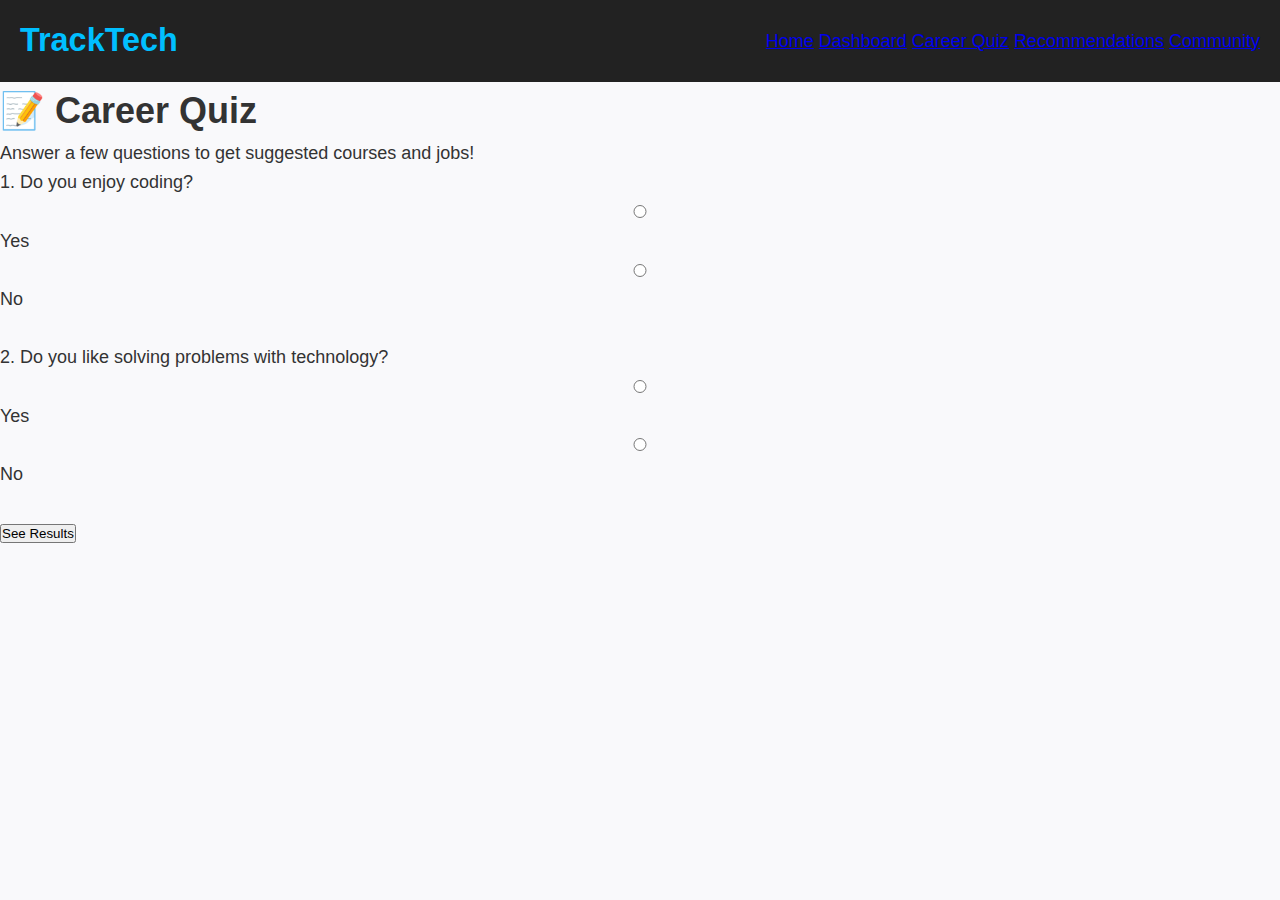
<file: quiz.html>
<!DOCTYPE html>
<html lang="en">
<head>
  <meta charset="UTF-8">
  <title>TrackTech Career Quiz</title>
  <link rel="stylesheet" href="style.css">
</head>
<body>
  <header class="navbar">
    <div class="logo">TrackTech</div>
    <nav>
      <a href="index.html">Home</a>
      <a href="dashboard.html">Dashboard</a>
      <a href="quiz.html" class="active">Career Quiz</a>
      <a href="recommendations.html">Recommendations</a>
      <a href="forum.html">Community</a>
    </nav>
  </header>

  <main class="container">
    <h1>📝 Career Quiz</h1>
    <p>Answer a few questions to get suggested courses and jobs!</p>

    <form id="quizForm">
      <label>1. Do you enjoy coding?</label><br>
      <input type="radio" name="q1" value="coder"> Yes  
      <input type="radio" name="q1" value="noncoder"> No  

      <br><br>
      <label>2. Do you like solving problems with technology?</label><br>
      <input type="radio" name="q2" value="problem"> Yes  
      <input type="radio" name="q2" value="support"> No  

      <br><br>
      <button type="submit">See Results</button>
    </form>

    <div id="quizResult"></div>
  </main>

  <script src="main.js"></script>
</body>
</html>
</file>
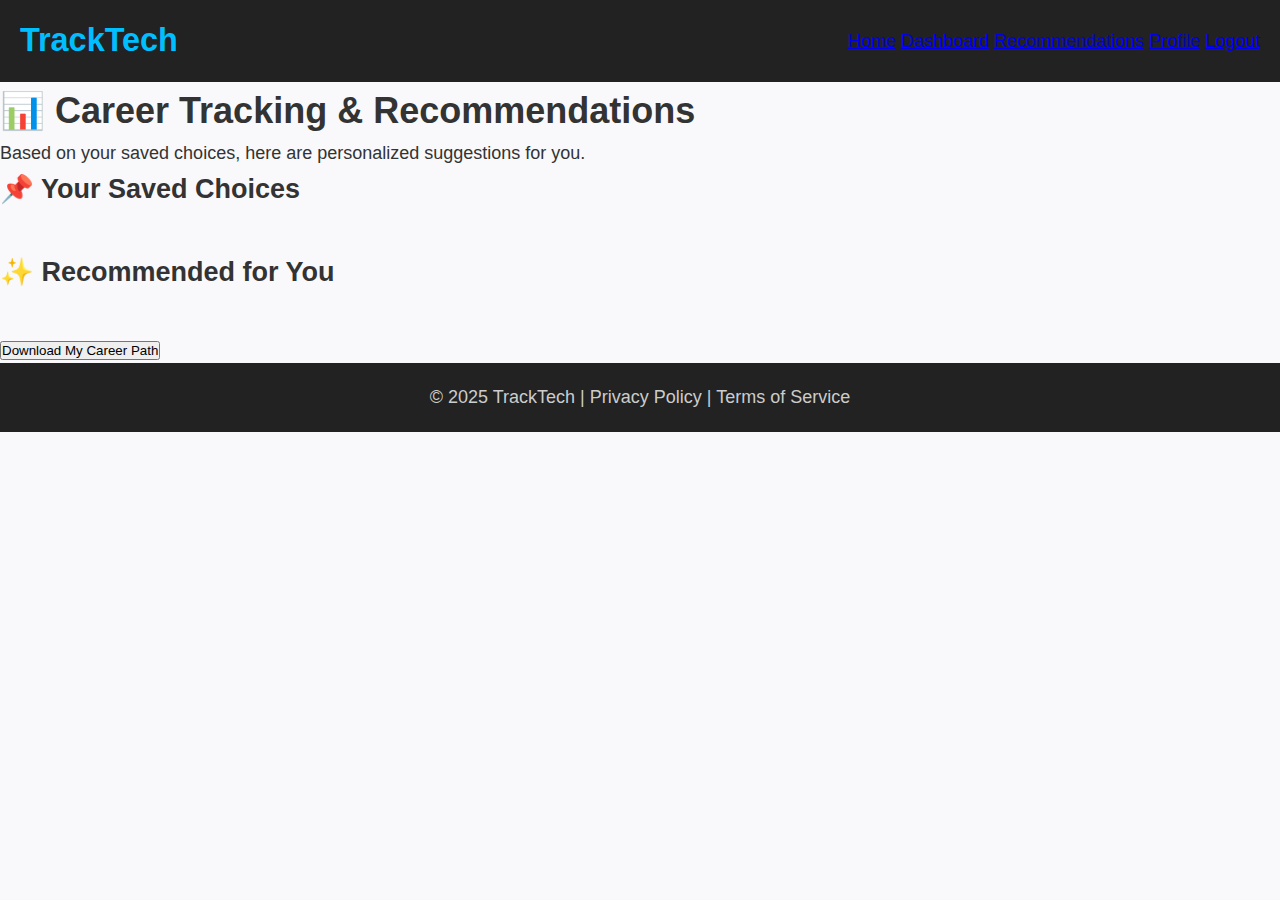
<file: recommendations.html>
<!DOCTYPE html>
<html lang="en">
<head>
  <meta charset="UTF-8">
  <title>TrackTech - Recommendations</title>
  <link rel="stylesheet" href="style.css">
</head>
<body>
  <!-- Navbar -->
  
  <header class="navbar">
    <div class="logo">TrackTech</div>
    <nav>
      <a href="index.html">Home</a>
      <a href="dashboard.html">Dashboard</a>
      <a href="recommendations.html" class="active">Recommendations</a>
      <a href="profile.html">Profile</a>
      <a href="login.html" id="logoutBtn">Logout</a>
    </nav>
  </header>

  <main class="container">
    <h1>📊 Career Tracking & Recommendations</h1>
    <p>Based on your saved choices, here are personalized suggestions for you.</p>

    <!-- Saved Choices -->
    
    <section>
      <h2>📌 Your Saved Choices</h2>
      <ul id="savedChoicesList"></ul>
    </section>

    <!-- Recommendations -->
    <section>
      <h2>✨ Recommended for You</h2>
      <div id="recommendationsContainer"></div>
    </section>

    <!-- Export Button -->
    
    <button id="exportBtn" class="cta-btn">Download My Career Path</button>
  </main>

  <footer>
    <p>© 2025 TrackTech | Privacy Policy | Terms of Service</p>
  </footer>

  <script src="main.js"></script>
</body>
</html>
</file>
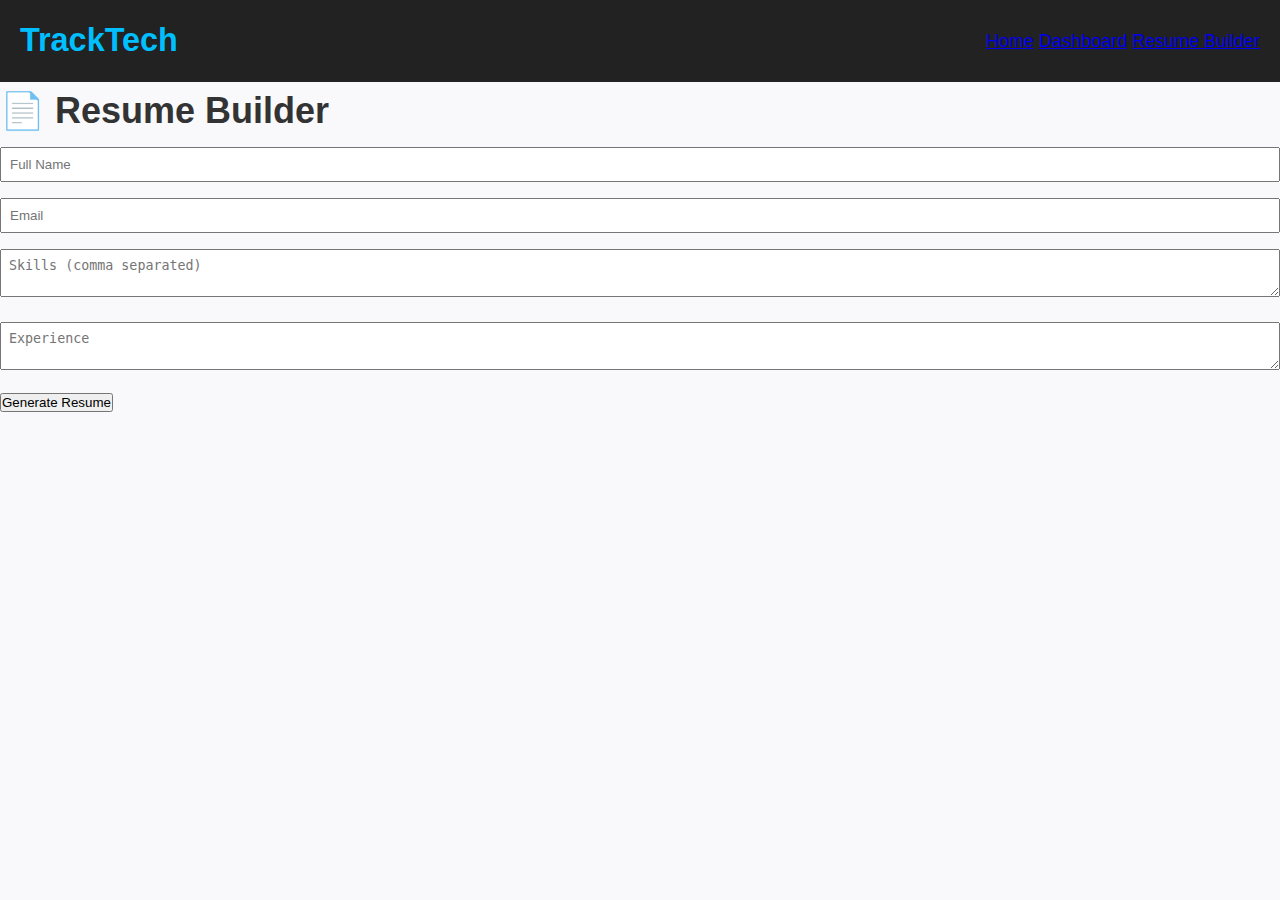
<file: resume.html>
<!DOCTYPE html>
<html lang="en">
<head>
  <meta charset="UTF-8">
  <title>TrackTech Resume Builder</title>
  <link rel="stylesheet" href="style.css">
</head>
<body>
  <header class="navbar">
    <div class="logo">TrackTech</div>
    <nav>
      <a href="index.html">Home</a>
      <a href="dashboard.html">Dashboard</a>
      <a href="resume.html" class="active">Resume Builder</a>
    </nav>
  </header>

  <main class="container">
    <h1>📄 Resume Builder</h1>
    <form id="resumeForm">
      <input type="text" id="fullName" placeholder="Full Name" required><br>
      <input type="text" id="email" placeholder="Email" required><br>
      <textarea id="skills" placeholder="Skills (comma separated)" required></textarea><br>
      <textarea id="experience" placeholder="Experience"></textarea><br>
      <button type="submit">Generate Resume</button>
    </form>

    <div id="resumeOutput"></div>
  </main>

  <script src="main.js"></script>
</body>
</html>
</file>
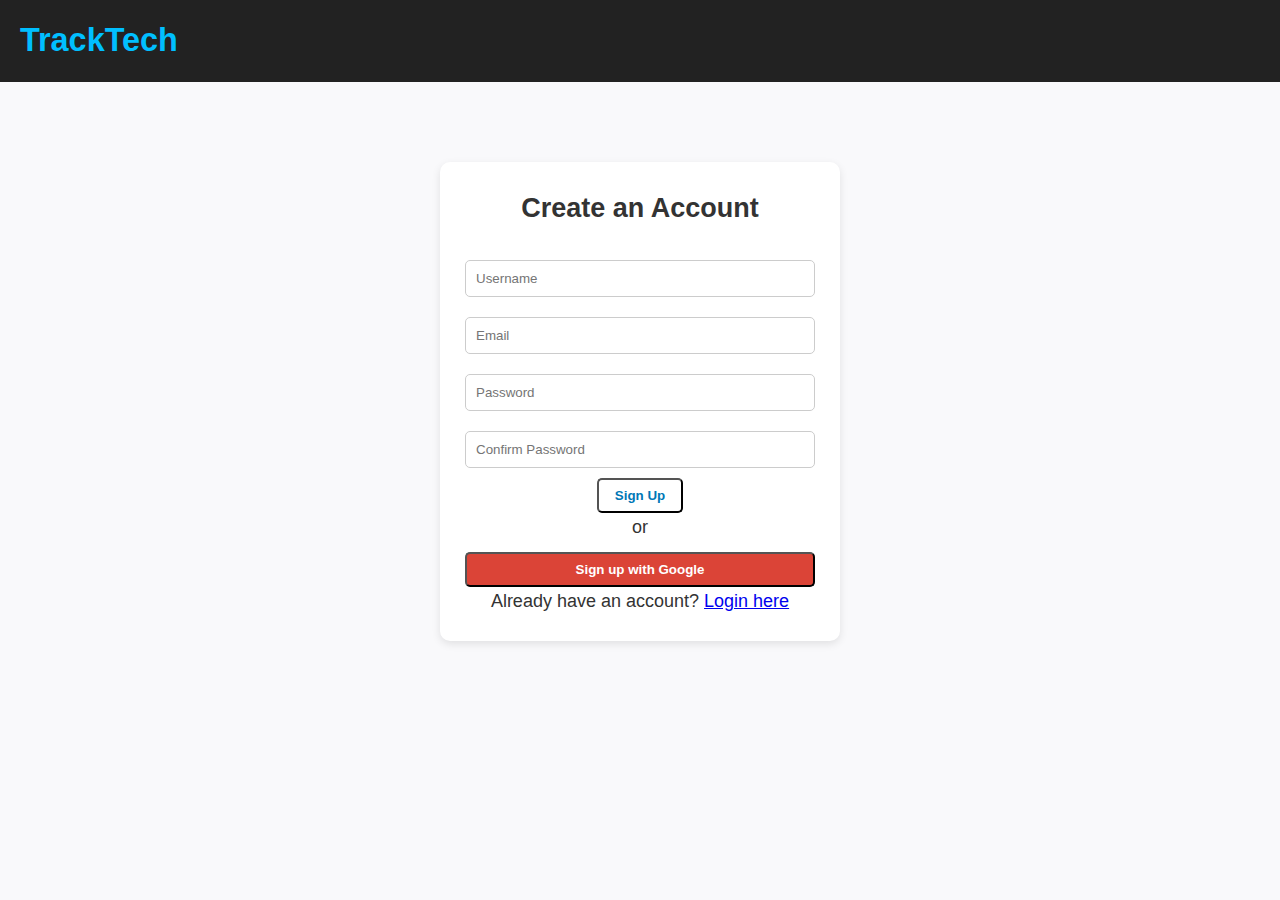
<file: signup.html>
<!DOCTYPE html>
<html lang="en">
<head>
  <meta charset="UTF-8">
  <meta name="viewport" content="width=device-width, initial-scale=1.0">
  <title>TrackTech | Sign Up</title>
  <link rel="stylesheet" href="style.css">
</head>
<body>
  <header>
    <div class="logo">TrackTech</div>
  </header>

  <section class="form-section">
    <h2>Create an Account</h2>
    <form id="signupForm">
      <input type="text" id="username" placeholder="Username" required>
      <input type="email" id="email" placeholder="Email" required>
      <input type="password" id="password" placeholder="Password" required>
      <input type="password" id="confirmPassword" placeholder="Confirm Password" required>
      <button type="submit" class="btn primary">Sign Up</button>
    </form>
    <p>or</p>
    <button class="btn google">Sign up with Google</button>
    <p>Already have an account? <a href="login.html">Login here</a></p>
  </section>

  <script>
    const signupForm = document.getElementById('signupForm');

    signupForm.addEventListener('submit', function(e) {
      e.preventDefault();

      const username = document.getElementById('username').value;
      const email = document.getElementById('email').value;
      const password = document.getElementById('password').value;
      const confirmPassword = document.getElementById('confirmPassword').value;

      if(password !== confirmPassword){
        alert("Passwords do not match!");
        return;
      }

      // Save user info in localStorage (for demo purposes)
      const user = { username, email, password };
      localStorage.setItem('user', JSON.stringify(user));

      alert("Sign Up successful! Logging you in...");

      // Automatically log in
      localStorage.setItem('loggedIn', 'true');
      localStorage.setItem('currentUser', username);

      // Scroll to top
      window.scrollTo({ top: 0, behavior: 'smooth' });

      // Redirect to dashboard or homepage
      window.location.href = "dashboard.html";
    });
  </script>
</body>
</html>
</file>
<file: style.css>
/* Reset */
* {
    margin: 0;
    padding: 0;
    box-sizing: border-box;
}

body {
    font-family: 'Montserrat', Arial, sans-serif;
    line-height: 1.6;
    color: #333;
    background: #f9f9fb;
}

/* Header */
header {
    display: flex;
    justify-content: space-between;
    align-items: center;
    background: #222;
    color: #fff;
    padding: 15px 40px;
    position: sticky;
    top: 0;
    z-index: 1000;
}

.logo {
    font-size: 1.6em;
    font-weight: bold;
    color: #00bfff;
}

nav ul {
    display: flex;
    list-style: none;
    gap: 20px;
}

nav ul li a {
    text-decoration: none;
    color: #fff;
    font-weight: 500;
    transition: color 0.3s;
}

nav ul li a:hover {
    color: #00bfff;
}

.auth-buttons .btn {
    text-decoration: none;
    padding: 8px 15px;
    margin-left: 10px;
    border-radius: 5px;
    font-weight: bold;
    transition: background 0.3s, color 0.3s;
}

.btn.login {
    border: 2px solid #00bfff;
    color: #00bfff;
}

.btn.login:hover {
    background: #00bfff;
    color: #fff;
}

.btn.signup {
    background: #00bfff;
    color: #fff;
}

.btn.signup:hover {
    background: #0077b6;
}

/* Hero Section */
.hero {
    display: flex;
    justify-content: center;
    align-items: center;
    text-align: center;
    padding: 100px 20px;
    background: linear-gradient(to right, #0077b6, #00bfff);
    color: #fff;
}

.hero h1 {
    font-size: 2.8em;
    margin-bottom: 15px;
}

.hero p {
    font-size: 1.2em;
    margin-bottom: 25px;
}

.cta-buttons .btn {
    margin: 0 10px;
    padding: 10px 20px;
    border-radius: 5px;
}

.btn.primary {
    background: #fff;
    color: #0077b6;
    font-weight: bold;
}

.btn.primary:hover {
    background: #ddd;
}

.btn.secondary {
    border: 2px solid #fff;
    color: #fff;
}

.btn.secondary:hover {
    background: rgba(255, 255, 255, 0.2);
}

/* Features Section */
.features {
    padding: 60px 20px;
    text-align: center;
}

.features h2 {
    font-size: 2em;
    margin-bottom: 40px;
    color: #222;
}

.feature-grid {
    display: grid;
    grid-template-columns: repeat(auto-fit, minmax(220px, 1fr));
    gap: 20px;
}

.feature-card {
    background: #fff;
    padding: 20px;
    border-radius: 10px;
    box-shadow: 0 3px 8px rgba(0, 0, 0, 0.1);
    transition: transform 0.3s;
}

.feature-card:hover {
    transform: translateY(-5px);
}

.feature-card h3 {
    color: #0077b6;
    margin-bottom: 10px;
}

/* Footer */
footer {
    background: #222;
    color: #ccc;
    padding: 20px;
    text-align: center;
}

footer a {
    color: #00bfff;
    text-decoration: none;
}

footer a:hover {
    text-decoration: underline;
}

.socials a {
    margin: 0 5px;
}

/* Form Sections */
.form-section, .profile-section {
    max-width: 400px;
    margin: 80px auto;
    background: #fff;
    padding: 25px;
    border-radius: 10px;
    box-shadow: 0 3px 8px rgba(0,0,0,0.1);
    text-align: center;
}

.form-section h2, .profile-section h2 {
    margin-bottom: 20px;
}

.form-section input,
.profile-section input,
.profile-section textarea {
    width: 100%;
    padding: 10px;
    margin: 10px 0;
    border-radius: 5px;
    border: 1px solid #ccc;
}

.google {
    background: #db4437;
    color: #fff;
    width: 100%;
    margin-top: 10px;
}

.logout {
    background: red;
    color: #fff;
    padding: 8px 15px;
    text-decoration: none;
    border-radius: 5px;
    margin-left: auto;
}

.saved-items {
    margin-top: 20px;
    text-align: left;
}

/* Dashboard */
.dashboard {
    max-width: 1000px;
    margin: 40px auto;
    padding: 20px;
}

.dashboard h2 {
    text-align: center;
    margin-bottom: 30px;
}

.dashboard-section {
    margin-bottom: 40px;
}

.dashboard-section h3 {
    margin-bottom: 20px;
    color: #0077b6;
}

.card {
    background: #fff;
    padding: 20px;
    border-radius: 10px;
    box-shadow: 0 3px 8px rgba(0, 0, 0, 0.1);
    margin-bottom: 20px;
}

.card h4 {
    margin-bottom: 10px;
}

.card p {
    margin: 5px 0;
}

.card .btn {
    margin-top: 10px;
    display: inline-block;
}

table {
    width: 100%;
    border-collapse: collapse;
    margin: 15px 0;
}

table th, table td {
    padding: 8px;
    border: 1px solid #ddd;
}

table th {
    background: #2c3e50;
    color: white;
}

section {
    margin-bottom: 40px;
}

/* Quiz, Resume, Forum, Internships */
form textarea, form input {
    width: 100%;
    margin: 8px 0;
    padding: 8px;
}

#forumPosts .forum-post {
    background: #f4f4f4;
    padding: 10px;
    margin: 10px 0;
    border-radius: 6px;
}

/* Theme Variables */
:root{
    --accent1: #ff007f;
    --accent2: #00bfff;
    --accent-dark: #2b2540;
    --card-bg: #ffffff;
    --muted: #7a7a85;
}

/* Cards */
.card{
    background: linear-gradient(180deg, rgba(255,255,255,0.98), rgba(250,250,250,0.98));
    border-radius: 14px;
    padding: 18px;
    box-shadow: 0 6px 18px rgba(20,20,30,0.06);
    border-left: 6px solid transparent;
    position: relative;
    overflow: visible;
    margin-bottom: 18px;
}

.card::before{
    content: "";
    position: absolute;
    left: 0;
    top: 0;
    bottom: 0;
    width: 6px;
    border-top-left-radius: 14px;
    border-bottom-left-radius: 14px;
    background: linear-gradient(180deg, var(--accent1), var(--accent2));
    box-shadow: 0 6px 20px rgba(0,191,255,0.08), 0 0 18px rgba(255,0,127,0.06);
}

/* Schools */
.schools-row{
    display: flex;
    align-items: center;
    gap: 12px;
    margin-top: 12px;
    padding: 12px;
    border-radius: 10px;
    background: linear-gradient(90deg, rgba(0,191,255,0.04), rgba(255,0,127,0.03));
    border: 1px solid rgba(120,120,130,0.05);
}

.schools-label{
    display:flex;
    align-items:center;
    gap:8px;
    min-width: 110px;
    color: var(--muted);
    font-size: 14px;
}

.school-icon{
    font-size:18px;
    line-height:1;
}

.schools-list{
    display:flex;
    gap:8px;
    flex-wrap:wrap;
}

.school-pill{
    display:inline-block;
    padding:6px 12px;
    border-radius: 999px;
    background: linear-gradient(90deg, rgba(255,255,255,0.06), rgba(255,255,255,0.02));
    border: 1px solid rgba(120,120,140,0.12);
    color: var(--accent-dark);
    text-decoration: none;
    font-weight:600;
    font-size: 13px;
    box-shadow: 0 6px 14px rgba(30,30,40,0.03);
    transition: transform .16s ease, box-shadow .16s ease, background .16s ease;
}

.school-pill:hover{
    transform: translateY(-4px);
    box-shadow: 0 12px 30px rgba(0,0,0,0.12);
    outline: 2px solid rgba(0,191,255,0.12);
    background: linear-gradient(90deg, rgba(255,0,127,0.05), rgba(0,191,255,0.04));
}

.card-actions{
    margin-top: 12px;
}

.save-btn{
    background: linear-gradient(90deg, var(--accent1), var(--accent2));
    border: none;
    color: #fff;
    padding:8px 14px;
    border-radius: 999px;
    font-weight:700;
    letter-spacing: 0.6px;
    cursor:pointer;
    box-shadow: 0 8px 30px rgba(0,191,255,0.12), 0 0 18px rgba(255,0,127,0.08);
    transition: transform .12s ease, box-shadow .12s ease, opacity .12s ease;
}

.save-btn:hover{ transform: translateY(-3px); }
.save-btn:active{ transform: translateY(0); opacity: .95; }

@media (max-width:600px){
    .schools-row{ flex-direction: column; align-items:flex-start; gap:8px; }
    .schools-label{ min-width: auto; }
}



/* Reset */
* {
    margin: 0;
    padding: 0;
    box-sizing: border-box;
}

body {
    font-family: 'Montserrat', Arial, sans-serif;
    line-height: 1.6;
    color: #333;
    background: #f9f9fb;
    font-size: 18px;
}

/* Header */
header {
    display: flex;
    align-items: center;
    justify-content: space-between;
    padding: 15px 20px;
    background: #222;
    color: #fff;
    position: sticky;
    top: 0;
    z-index: 1000;
    flex-wrap: wrap;
}

header .logo {
    font-size: 1.8em;
    font-weight: bold;
    color: #00bfff;
}

header nav ul {
    display: flex;
    list-style: none;
    gap: 15px;
}

header nav ul li a {
    color: #fff;
    text-decoration: none;
    font-weight: 500;
}

.auth-buttons {
    display: flex;
    gap: 10px;
}

.btn {
    padding: 8px 16px;
    border-radius: 5px;
    text-decoration: none;
    font-weight: bold;
}

.btn.login { border: 2px solid #00bfff; color: #00bfff; }
.btn.login:hover { background: #00bfff; color: #fff; }
.btn.signup { background: #00bfff; color: #fff; }
.btn.signup:hover { background: #0077b6; }

/* Hamburger menu button */
.menu-toggle {
    display: none;
    font-size: 1.5em;
    background: none;
    border: none;
    color: #fff;
    cursor: pointer;
}

/* Hero Section */
.hero {
    text-align: center;
    padding: 80px 20px;
    background: linear-gradient(to right, #0077b6, #00bfff);
    color: #fff;
}

.hero h1 { font-size: 2.5em; margin-bottom: 15px; }
.hero p { font-size: 1.2em; margin-bottom: 20px; }

.cta-buttons .btn { margin: 5px; }

/* Features */
.features {
    padding: 50px 20px;
    text-align: center;
}

.features h2 { font-size: 2em; margin-bottom: 30px; }
.feature-grid {
    display: grid;
    grid-template-columns: repeat(auto-fit, minmax(220px, 1fr));
    gap: 20px;
}

.feature-card {
    background: #fff;
    padding: 20px;
    border-radius: 10px;
    box-shadow: 0 3px 10px rgba(0,0,0,0.1);
}

.feature-card h3 { font-size: 1.3em; margin-bottom: 10px; }
.feature-card p { font-size: 1em; }

/* Footer */
footer {
    background: #222;
    color: #ccc;
    padding: 20px;
    text-align: center;
}

footer a { color: #00bfff; text-decoration: none; }
footer a:hover { text-decoration: underline; }

/* Responsive */
@media (max-width: 768px) {
    header nav {
        display: none;
        width: 100%;
    }
    header nav.active {
        display: flex;
        flex-direction: column;
        gap: 10px;
        margin-top: 10px;
    }
    .menu-toggle { display: block; }
    .cta-buttons { flex-direction: column; }
}

@media (max-width: 480px) {
    .hero h1 { font-size: 2em; }
    .hero p { font-size: 1em; }
    .features h2 { font-size: 1.5em; }
    .feature-card h3 { font-size: 1.1em; }
    .feature-card p { font-size: 0.95em; }
    header .logo { font-size: 1.5em; }
    .btn { font-size: 14px; padding: 6px 12px; }
}

.btn.profile {
    color: #00bfff;
}
</file>
